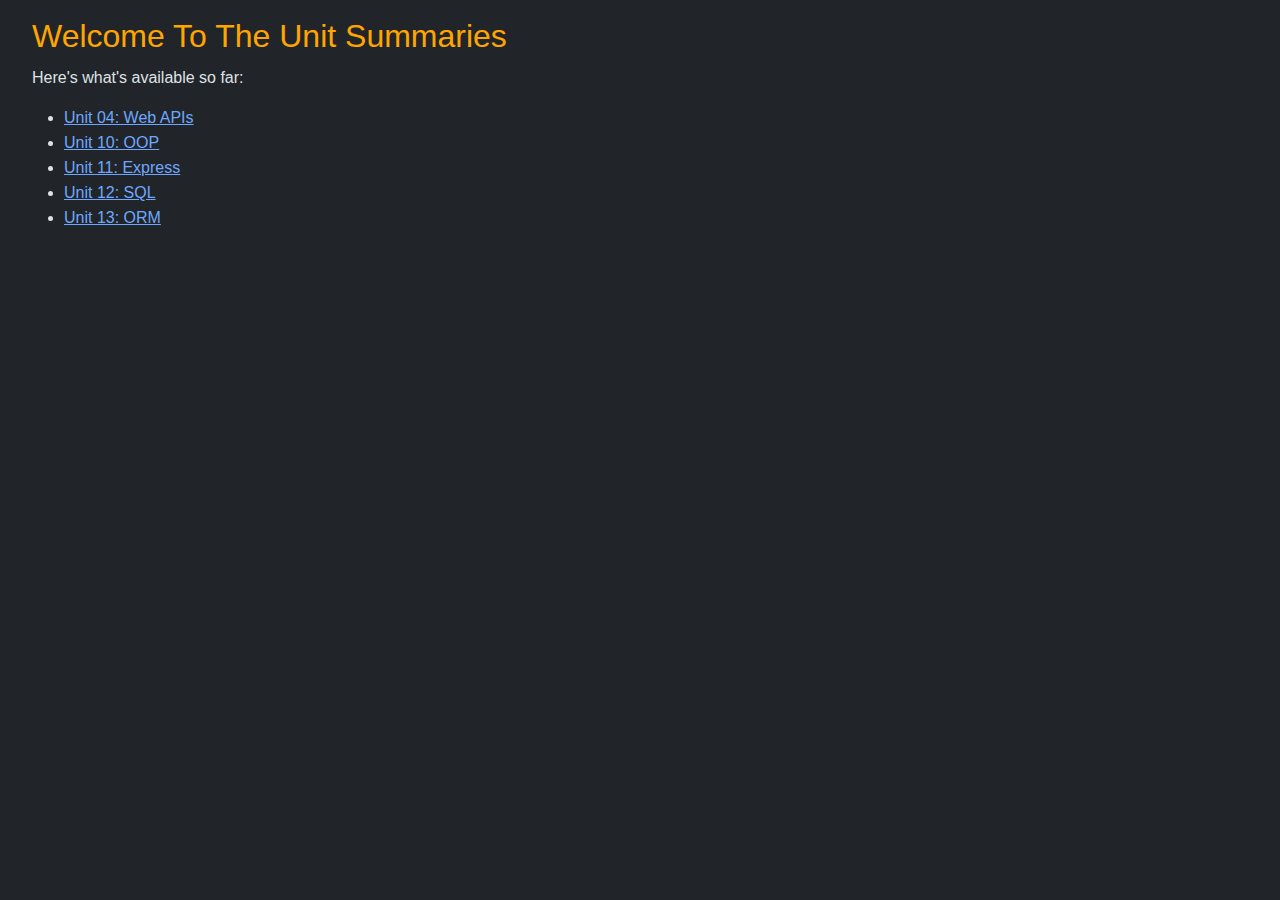
<file: index.html>
<!DOCTYPE html>
<html lang="en" data-bs-theme="dark">
<head>
  <meta charset="UTF-8">
  <meta http-equiv="X-UA-Compatible" content="IE=edge">
  <meta name="viewport" content="width=device-width, initial-scale=1.0">

  <link rel="stylesheet" href="https://cdn.jsdelivr.net/npm/bootstrap@5.3.0-alpha3/dist/css/bootstrap.min.css" />
  <link rel="stylesheet" href="https://cdn.jsdelivr.net/npm/bootstrap-icons@1.10.4/font/bootstrap-icons.css">
  <link rel="stylesheet" href="./assets/css/shared.css" />
  <title>Unit 04 Summary</title>
</head>
<body>
  <div class="viewport homepage">

      <h1>Welcome To The Unit Summaries</h1>

      <p>Here's what's available so far:</p>

      <ul class="toc"></ul>


  </div>
  <script src="https://code.jquery.com/jquery-3.6.4.min.js"></script>
  <script src="https://cdn.jsdelivr.net/npm/bootstrap@5.3.0-alpha3/dist/js/bootstrap.bundle.min.js"></script>
  <script src="./assets/js/navbar.js"></script>
  <script src="./assets/js/units.js"></script>
  <script src="./assets/js/svg.js"></script>
  <script src="./assets/js/tables.js"></script>
  <script src="./assets/js/shared.js"></script>
</body>
</html>
</file>
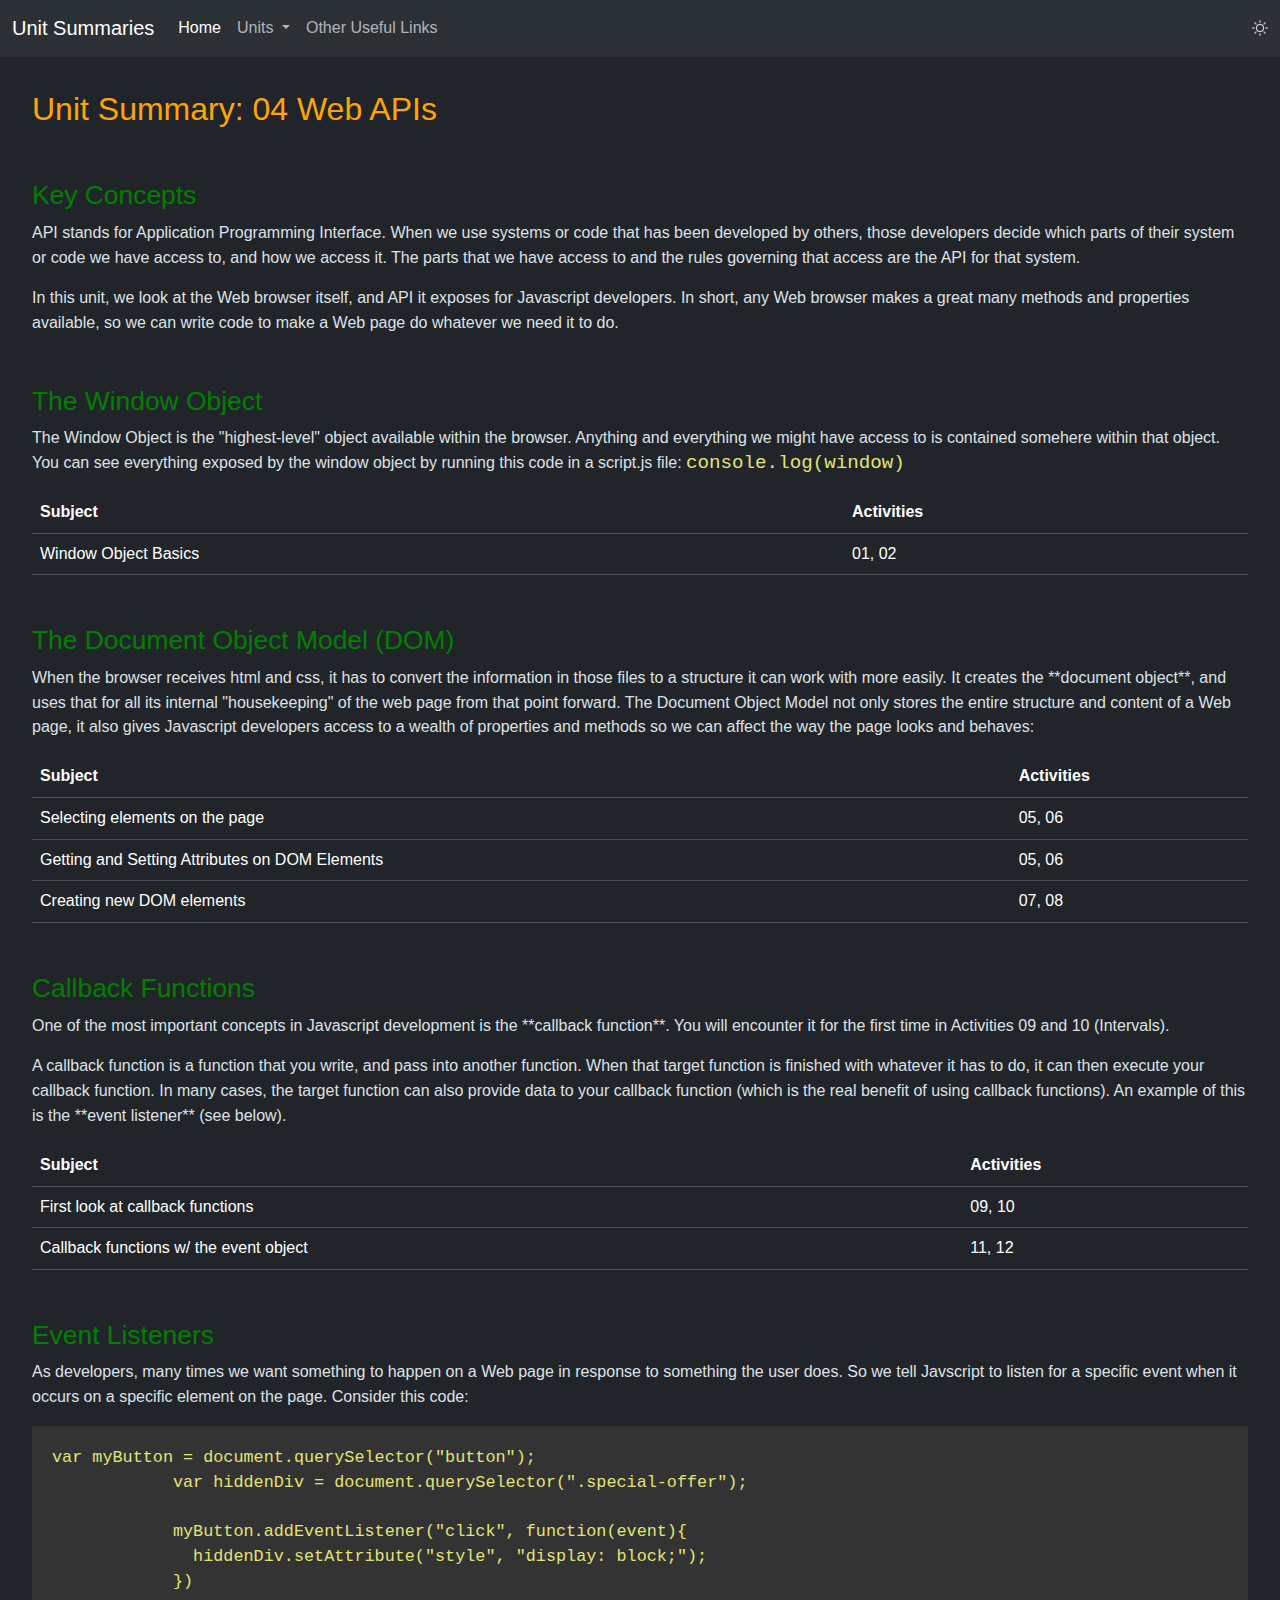
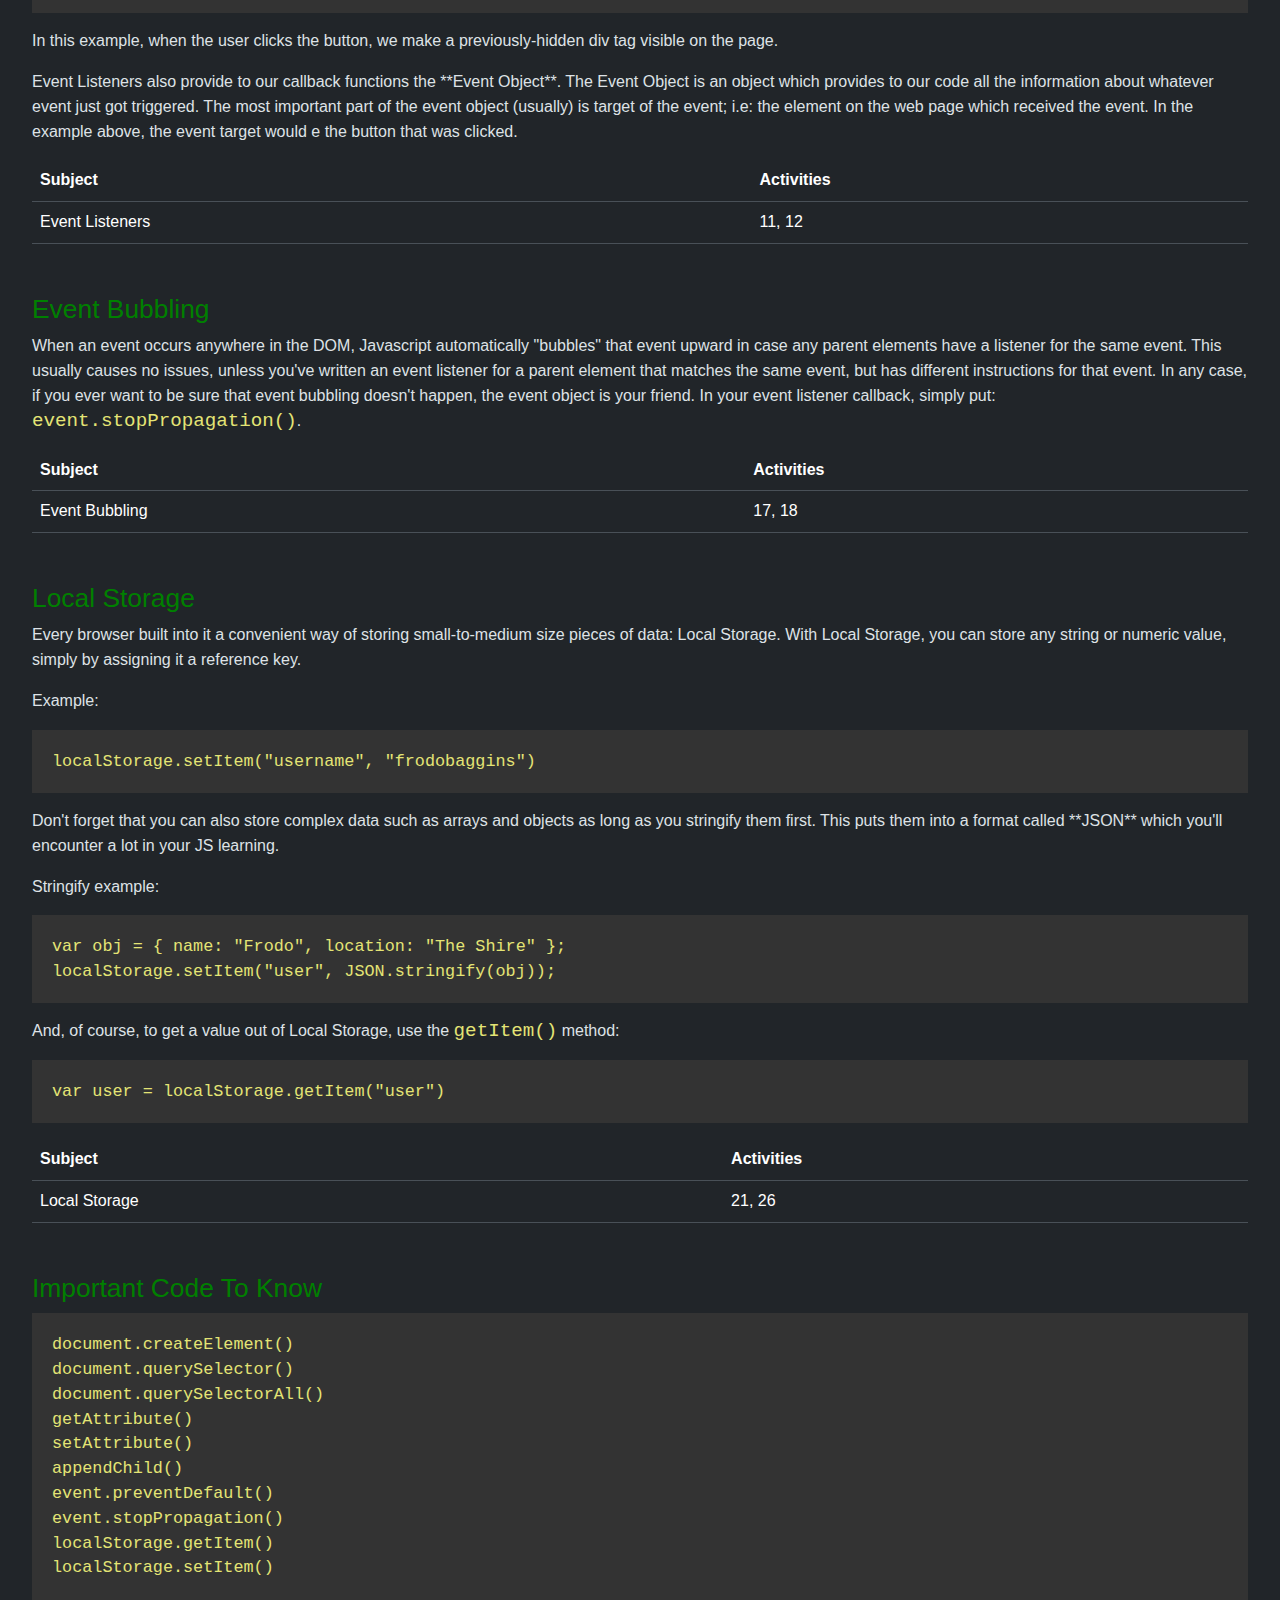
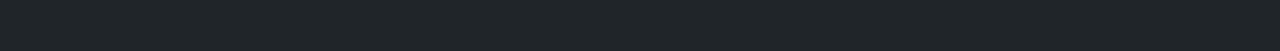
<file: units/unit04.html>
<!DOCTYPE html>
<html lang="en" data-bs-theme="dark">
<head>
  <meta charset="UTF-8">
  <meta http-equiv="X-UA-Compatible" content="IE=edge">
  <meta name="viewport" content="width=device-width, initial-scale=1.0">

  <link rel="stylesheet" href="https://cdn.jsdelivr.net/npm/bootstrap@5.3.0-alpha3/dist/css/bootstrap.min.css" />
  <link rel="stylesheet" href="https://cdn.jsdelivr.net/npm/bootstrap-icons@1.10.4/font/bootstrap-icons.css">
  <link rel="stylesheet" href="../assets/css/shared.css" />
  <title>Unit 04 Summary</title>
</head>
<body>
  <div class="viewport">
  
    <div class="unit-summary">

      <h1>Unit Summary: 04 Web APIs</h1>

      <h2>Key Concepts</h2>

      <p>API stands for Application Programming Interface. When we use systems or code that has been developed by others, those developers decide which parts of their system or code we have access to, and how we access it. The parts that we have access to and the rules governing that access are the API for that system.</p>
      
      <p>In this unit, we look at the Web browser itself, and API it exposes for Javascript developers. In short, any Web browser makes a great many methods and properties available, so we can write code to make a Web page do whatever we need it to do.</p>


      <h2>The Window Object</h2>
      <p>The Window Object is the "highest-level" object available within the browser. Anything and everything we might have access to is contained somehere within that object. You can see everything exposed by the window object by running this code in a script.js file:  <code>console.log(window)</code></p>

      <div class="build-table" data-subject="windowObj"></div>



      <h2>The Document Object Model (DOM)</h2>

      <p>When the browser receives html and css, it has to convert the information in those files to a structure it can work with more easily. It creates the **document object**, and uses that for all its internal "housekeeping" of the web page from that point forward. The Document Object Model not only stores the entire structure and content of a Web page, it also gives Javascript developers access to a wealth of properties and methods so we can affect the way the page looks and behaves:</p>

      <div class="build-table" data-subject="docObj"></div>
      

      <h2>Callback Functions</h2>

      <p>One of the most important concepts in Javascript development is the **callback function**. You will encounter it for the first time in Activities 09 and 10 (Intervals).</p>

      <p>A callback function is a function that you write, and pass into another function. When that target function is finished with whatever it has to do, it can then execute your callback function. In many cases, the target function can also provide data to your callback function (which is the real benefit of using callback functions). An example of this is the **event listener** (see below).</p>

      <div class="build-table" data-subject="callbackFns"></div>
      
      
      <h2>Event Listeners</h2>
      
      <p>As developers, many times we want something to happen on a Web page in response to something the user does. So we tell Javscript to listen for a specific event when it occurs on a specific element on the page. Consider this code:</p>
      
      <blockquote>
        <code>
          <pre>var myButton = document.querySelector("button");
            var hiddenDiv = document.querySelector(".special-offer");
            
            myButton.addEventListener("click", function(event){
              hiddenDiv.setAttribute("style", "display: block;");
            })</pre>
          </code>
        </blockquote>
        
        <p>In this example, when the user clicks the button, we make a previously-hidden div tag visible on the page.</p>
        
        <p>Event Listeners also provide to our callback functions the **Event Object**. The Event Object is an object which provides to our code all the information about whatever event just got triggered. The most important part of the event object (usually) is target of the event; i.e: the element on the web page which received the event. In the example above, the event target would e the button that was clicked.</p>
        
        <div class="build-table" data-subject="eventListeners"></div>
        
        
        <h2>Event Bubbling</h2>
        
        <p>When an event occurs anywhere in the DOM, Javascript automatically "bubbles" that event upward in case any parent elements have a listener for the same event. This usually causes no issues, unless you've written an event listener for a parent element that matches the same event, but has different instructions for that event. In any case, if you ever want to be sure that event bubbling doesn't happen, the event object is your friend. In your event listener callback, simply put: <code>event.stopPropagation()</code>.</p>
        
        <div class="build-table" data-subject="eventBubbling"></div>


      <h2>Local Storage</h2>

      <p>Every browser built into it a convenient way of storing small-to-medium size pieces of data: Local Storage. With Local Storage, you can store any string or numeric value, simply by assigning it a reference key.</p>

      <p>Example:</p>
      <blockquote>
        <code>
<pre>localStorage.setItem("username", "frodobaggins")</pre>
        </code>
      </blockquote>

      <p>Don't forget that you can also store complex data such as arrays and objects as long as you stringify them first. This puts them into a format called **JSON** which you'll encounter a lot in your JS learning.</p>

      <p>Stringify example:</p>

      <blockquote>
        <code>
<pre>var obj = { name: "Frodo", location: "The Shire" };
localStorage.setItem("user", JSON.stringify(obj));</pre>
        </code>
      </blockquote>

      <p>And, of course, to get a value out of Local Storage, use the <code>getItem()</code> method:</p>
      
      <blockquote>
        <code>
<pre>var user = localStorage.getItem("user")</pre>
        </code>
      </blockquote>
      

      <div class="build-table" data-subject="localStorage"></div>

      <h2>Important Code To Know</h2>

    <blockquote>
      <code>
        <pre>document.createElement()
document.querySelector()
document.querySelectorAll()
getAttribute()
setAttribute()
appendChild()
event.preventDefault()
event.stopPropagation()
localStorage.getItem()
localStorage.setItem()</pre>
      </code>
    </blockquote>
    </div>

  </div>
  <script src="https://code.jquery.com/jquery-3.6.4.min.js"></script>
  <script src="https://cdn.jsdelivr.net/npm/bootstrap@5.3.0-alpha3/dist/js/bootstrap.bundle.min.js"></script>
  <script src="../assets/js/navbar.js"></script>
  <script src="../assets/js/units.js"></script>
  <script src="../assets/js/svg.js"></script>
  <script src="../assets/js/tables.js"></script>
  <script src="../assets/js/shared.js"></script>
</body>
</html>
</file>
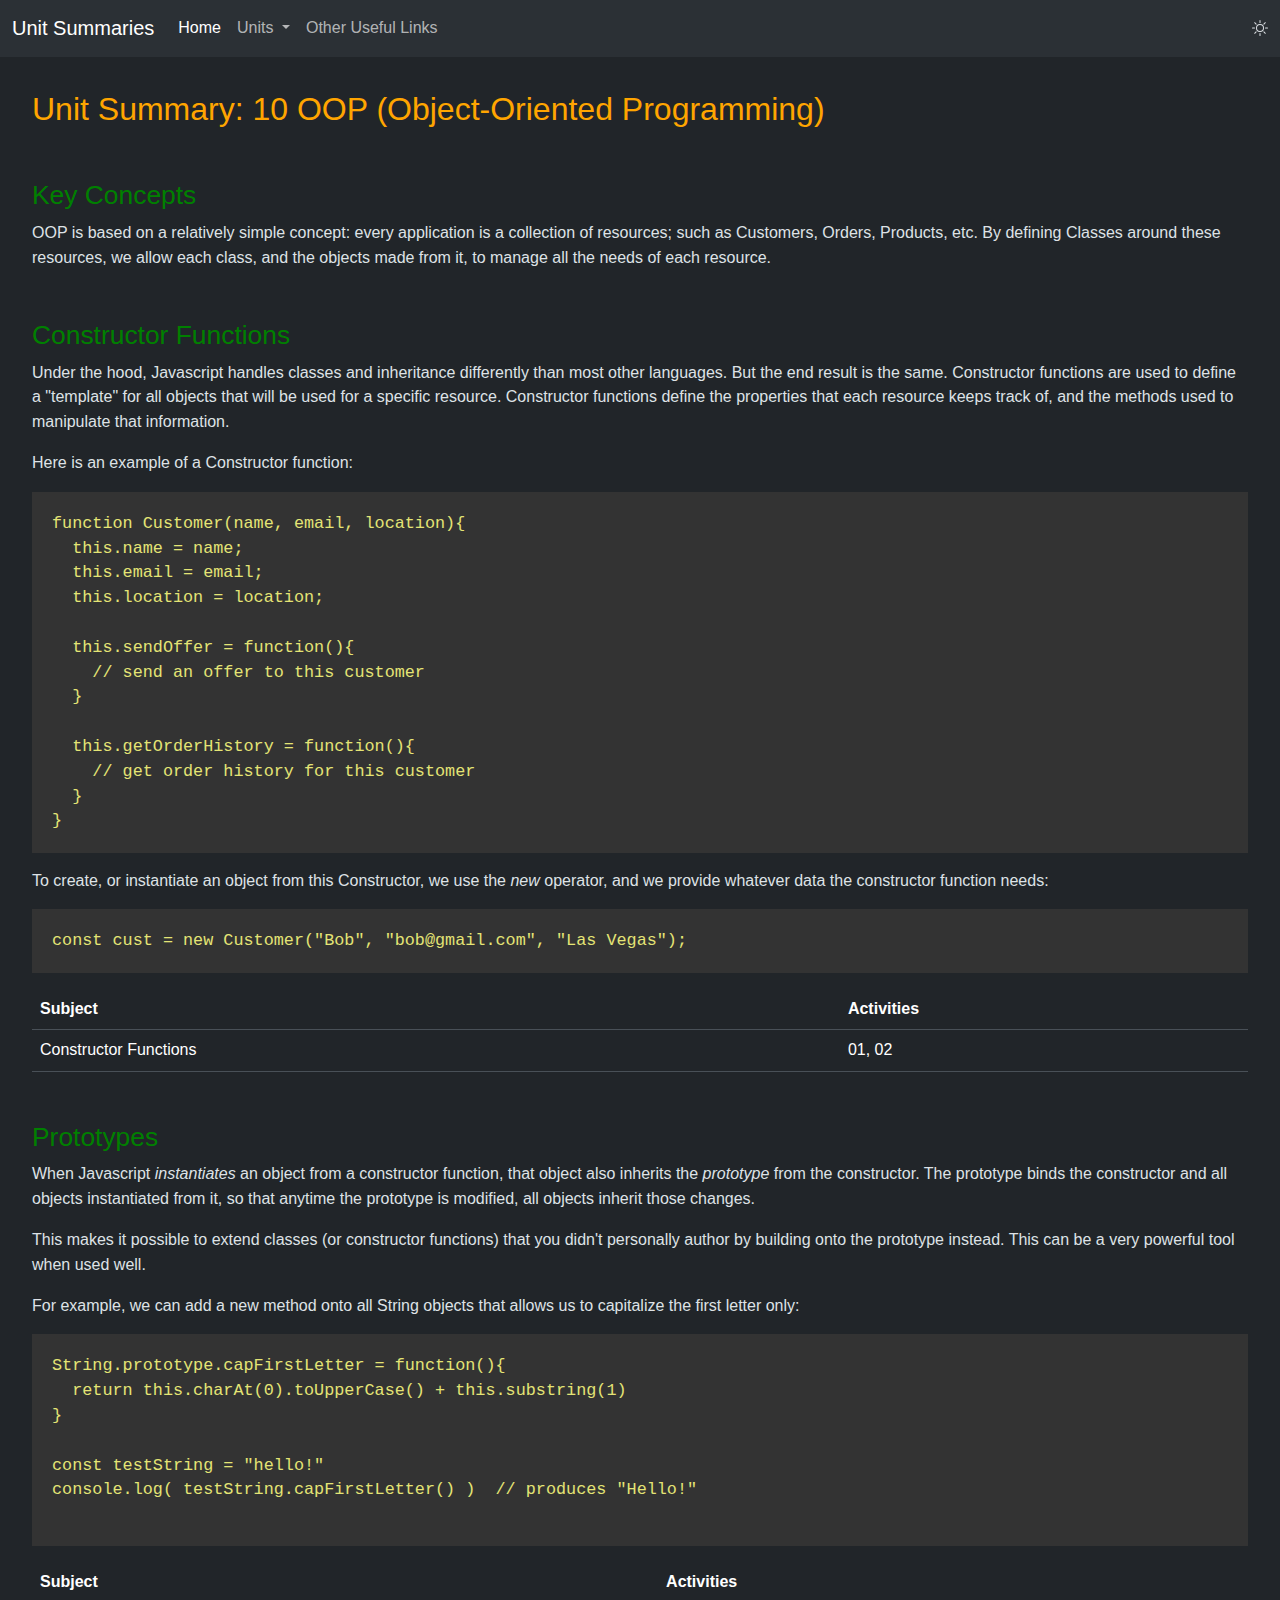
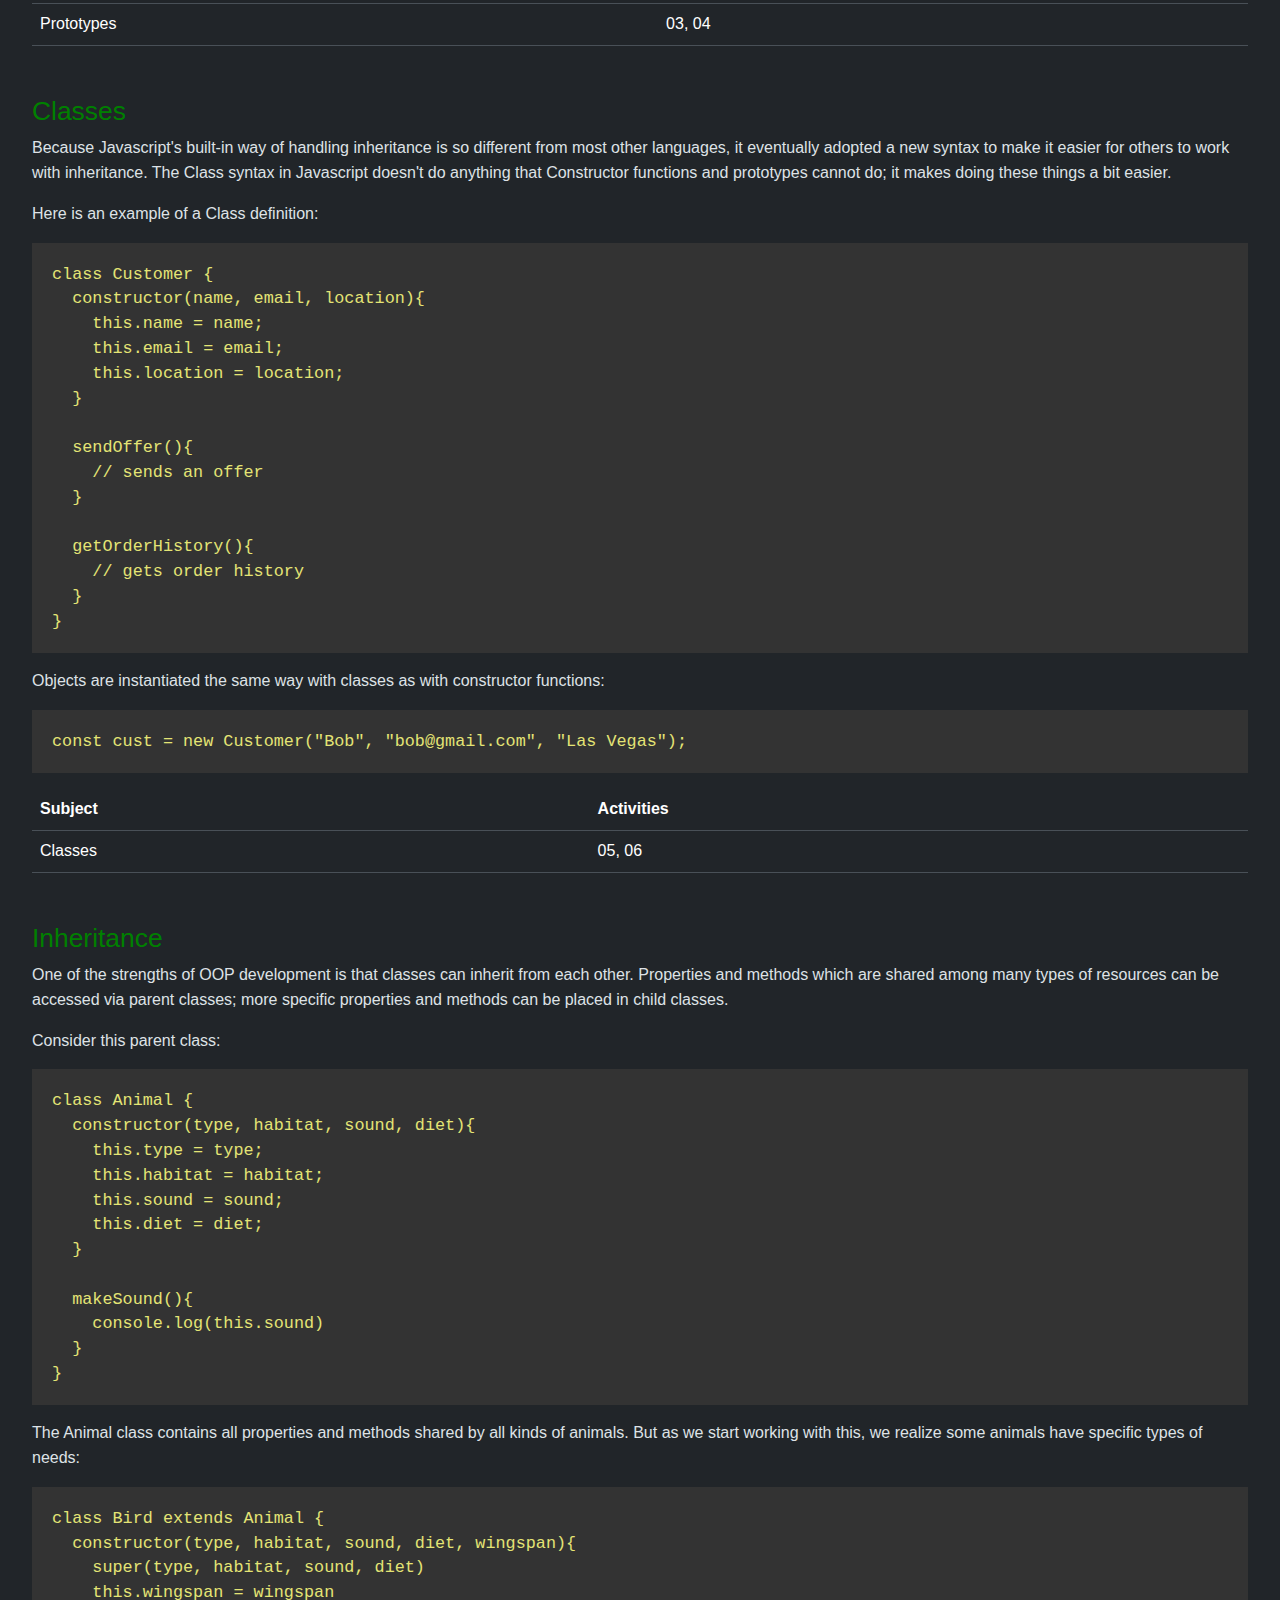
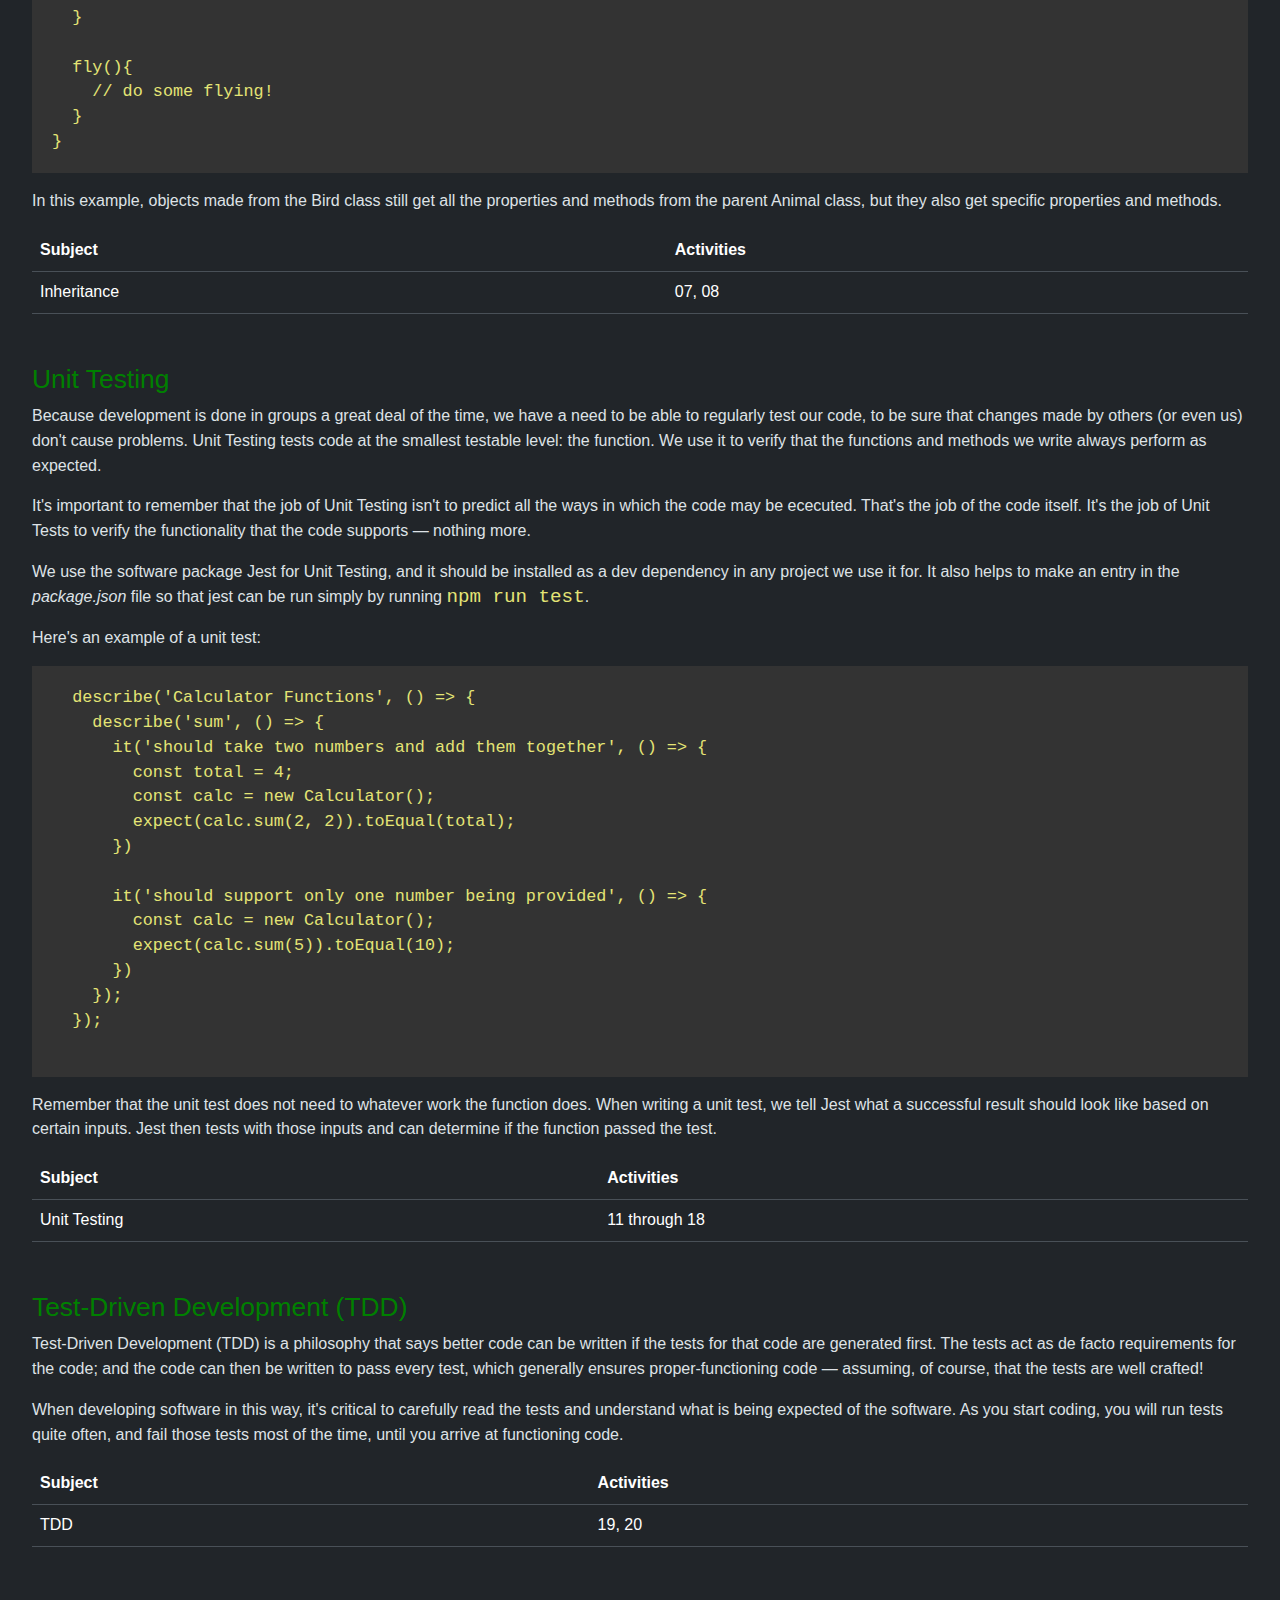
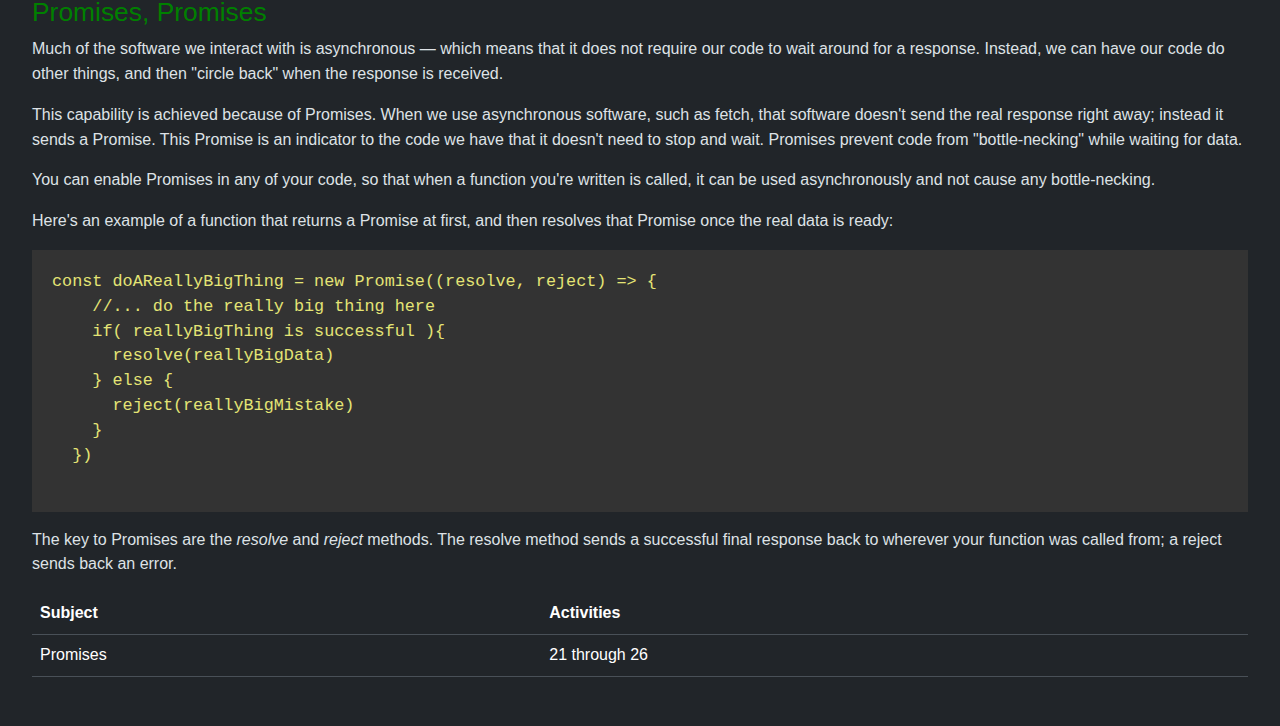
<file: units/unit10.html>
<!DOCTYPE html>
<html lang="en" data-bs-theme="dark">
<head>
  <meta charset="UTF-8">
  <meta http-equiv="X-UA-Compatible" content="IE=edge">
  <meta name="viewport" content="width=device-width, initial-scale=1.0">

  <link rel="stylesheet" href="https://cdn.jsdelivr.net/npm/bootstrap@5.3.0-alpha3/dist/css/bootstrap.min.css" />
  <link rel="stylesheet" href="https://cdn.jsdelivr.net/npm/bootstrap-icons@1.10.4/font/bootstrap-icons.css">
  <link rel="stylesheet" href="../assets/css/shared.css" />
  <title>Unit 10 Summary</title>
</head>
<body>
  <div class="viewport">

    <div class="unit-summary">

      <h1>Unit Summary: 10 OOP (Object-Oriented Programming)</h1>

      <h2>Key Concepts</h2>

      <p>OOP is based on a relatively simple concept: every application is a collection of resources; such as Customers, Orders, Products, etc. By defining Classes around these resources, we allow each class, and the objects made from it, to manage all the needs of each resource.</p>

      <h2>Constructor Functions</h2>
      <p>Under the hood, Javascript handles classes and inheritance differently than most other languages. But the end result is the same. Constructor functions are used to define a "template" for all objects that will be used for a specific resource. Constructor functions define the properties that each resource keeps track of, and the methods used to manipulate that information.</p>
      <p>Here is an example of a Constructor function:</p>

      <blockquote>
        <code>
          <pre>
function Customer(name, email, location){
  this.name = name;
  this.email = email;
  this.location = location;

  this.sendOffer = function(){
    // send an offer to this customer
  }

  this.getOrderHistory = function(){
    // get order history for this customer
  }
}
</pre>
</code>
      </blockquote>

      <p>To create, or instantiate an object from this Constructor, we use the <em>new</em> operator, and we provide whatever data the constructor function needs:</p>

      <blockquote><code><pre>const cust = new Customer("Bob", "bob@gmail.com", "Las Vegas");</pre></code></blockquote>

      <table class="table">
        <thead>
          <tr>
            <th>Subject</th>
            <th>Activities</th>
          </tr>
        </thead>
        <tbody>
          <tr>
            <td>Constructor Functions</td>
            <td>01, 02</td>
          </tr>
        </tbody>
      </table>


      <h2>Prototypes</h2>

      <p>When Javascript <em>instantiates</em> an object from a constructor function, that object also inherits the <em>prototype</em> from the constructor. The prototype binds the constructor and all objects instantiated from it, so that anytime the prototype is modified, all objects inherit those changes.</p>

      <p>This makes it possible to extend classes (or constructor functions) that you didn't personally author by building onto the prototype instead. This can be a very powerful tool when used well.</p>

      <p>For example, we can add a new method onto all String objects that allows us to capitalize the first letter only:</p>

      <blockquote>
        <code>
          <pre>
String.prototype.capFirstLetter = function(){
  return this.charAt(0).toUpperCase() + this.substring(1)
}

const testString = "hello!"
console.log( testString.capFirstLetter() )  // produces "Hello!"
          </pre>
        </code>
      </blockquote>

      <table class="table">
        <thead>
          <tr>
            <th>Subject</th>
            <th>Activities</th>
          </tr>
        </thead>
        <tbody>
          <tr>
            <td>Prototypes</td>
            <td>03, 04</td>
          </tr>
        </tbody>
      </table>


      <h2>Classes</h2>

      <p>Because Javascript's built-in way of handling inheritance is so different from most other languages, it eventually adopted a new syntax to make it easier for others to work with inheritance. The Class syntax in Javascript doesn't do anything that Constructor functions and prototypes cannot do; it makes doing these things a bit easier.</p>

      <p>Here is an example of a Class definition:</p>

      <blockquote>
        <code>
          <pre>
class Customer {
  constructor(name, email, location){
    this.name = name;
    this.email = email;
    this.location = location;
  }

  sendOffer(){
    // sends an offer
  }

  getOrderHistory(){
    // gets order history
  }
}
</pre>
</code>
      </blockquote>

      <p>Objects are instantiated the same way with classes as with constructor functions:</p>

      <blockquote><code><pre>const cust = new Customer("Bob", "bob@gmail.com", "Las Vegas");</pre></code></blockquote>

      <table class="table">
        <thead>
          <tr>
            <th>Subject</th>
            <th>Activities</th>
          </tr>
        </thead>
        <tbody>
          <tr>
            <td>Classes</td>
            <td>05, 06</td>
          </tr>
        </tbody>
      </table>



      <h2>Inheritance</h2>

      <p>One of the strengths of OOP development is that classes can inherit from each other. Properties and methods which are shared among many types of resources can be accessed via parent classes; more specific properties and methods can be placed in child classes.</p>

      <p>Consider this parent class:</p>

      <blockquote>
        <code>
          <pre>
class Animal {
  constructor(type, habitat, sound, diet){
    this.type = type;
    this.habitat = habitat;
    this.sound = sound;
    this.diet = diet;
  }

  makeSound(){
    console.log(this.sound)
  }
}
</pre>
</code>
      </blockquote>

      <p>The Animal class contains all properties and methods shared by all kinds of animals. But as we start working with this, we realize some animals have specific types of needs:</p>

      <blockquote>
        <code>
          <pre>
class Bird extends Animal {
  constructor(type, habitat, sound, diet, wingspan){
    super(type, habitat, sound, diet)
    this.wingspan = wingspan
  }

  fly(){
    // do some flying!
  }
}
</pre>
</code>
      </blockquote>

      <p>In this example, objects made from the Bird class still get all the properties and methods from the parent Animal class, but they also get specific properties and methods.</p>

      <table class="table">
        <thead>
          <tr>
            <th>Subject</th>
            <th>Activities</th>
          </tr>
        </thead>
        <tbody>
          <tr>
            <td>Inheritance</td>
            <td>07, 08</td>
          </tr>
        </tbody>
      </table>


      <h2>Unit Testing</h2>

      <p>Because development is done in groups a great deal of the time, we have a need to be able to regularly test our code, to be sure that changes made by others (or even us) don't cause problems. Unit Testing tests code at the smallest testable level: the function. We use it to verify that the functions and methods we write always perform as expected.</p>

      <p>It's important to remember that the job of Unit Testing isn't to predict all the ways in which the code may be ececuted. That's the job of the code itself. It's the job of Unit Tests to verify the functionality that the code supports &mdash; nothing more.</p>

      <p>We use the software package Jest for Unit Testing, and it should be installed as a dev dependency in any project we use it for. It also helps to make an entry in the <em>package.json</em> file so that jest can be run simply by running <code>npm run test</code>.</p>

      <p>Here's an example of a unit test:</p>

      <blockquote>
        <code>
          <pre>
  describe('Calculator Functions', () => {
    describe('sum', () => {
      it('should take two numbers and add them together', () => {
        const total = 4;
        const calc = new Calculator();
        expect(calc.sum(2, 2)).toEqual(total);
      })
  
      it('should support only one number being provided', () => {
        const calc = new Calculator();
        expect(calc.sum(5)).toEqual(10);
      })
    });
  });
          </pre>
        </code>
      </blockquote>

      <p>Remember that the unit test does not need to whatever work the function does. When writing a unit test, we tell Jest what a successful result should look like based on certain inputs. Jest then tests with those inputs and can determine if the function passed the test.</p>

      <div class="build-table" data-subject="unitTesting"></div>


      <h2>Test-Driven Development (TDD)</h2>

      <p>Test-Driven Development (TDD) is a philosophy that says better code can be written if the tests for that code are generated first. The tests act as de facto requirements for the code; and the code can then be written to pass every test, which generally ensures proper-functioning code &mdash; assuming, of course, that the tests are well crafted!</p>

      <p>When developing software in this way, it's critical to carefully read the tests and understand what is being expected of the software. As you start coding, you will run tests quite often, and fail those tests most of the time, until you arrive at functioning code.</p>

      <div class="build-table" data-subject="tdd"></div>


      <h2>Promises, Promises</h2>

      <p>Much of the software we interact with is asynchronous &mdash; which means that it does not require our code to wait around for a response. Instead, we can have our code do other things, and then "circle back" when the response is received.</p>

      <p>This capability is achieved because of Promises. When we use asynchronous software, such as fetch, that software doesn't send the real response right away; instead it sends a Promise. This Promise is an indicator to the code we have that it doesn't need to stop and wait. Promises prevent code from "bottle-necking" while waiting for data.</p>

      <p>You can enable Promises in any of your code, so that when a function you're written is called, it can be used asynchronously and not cause any bottle-necking.</p>

      <p>Here's an example of a function that returns a Promise at first, and then resolves that Promise once the real data is ready:</p>

      <blockquote>
        <code>
          <pre>
const doAReallyBigThing = new Promise((resolve, reject) => {
    //... do the really big thing here
    if( reallyBigThing is successful ){
      resolve(reallyBigData)
    } else {
      reject(reallyBigMistake)
    }
  })
          </pre>
        </code>
      </blockquote>

      <p>The key to Promises are the <em>resolve</em> and <em>reject</em> methods. The resolve method sends a successful final response back to wherever your function was called from; a reject sends back an error.</p>

      <div class="build-table" data-subject="promises"></div>

    </div>
  </div>
  <script src="https://code.jquery.com/jquery-3.6.4.min.js"></script>
  <script src="https://cdn.jsdelivr.net/npm/bootstrap@5.3.0-alpha3/dist/js/bootstrap.bundle.min.js"></script>
  <script src="../assets/js/navbar.js"></script>
  <script src="../assets/js/units.js"></script>
  <script src="../assets/js/svg.js"></script>
  <script src="../assets/js/tables.js"></script>
  <script src="../assets/js/shared.js"></script>
</body>
</html>
</file>
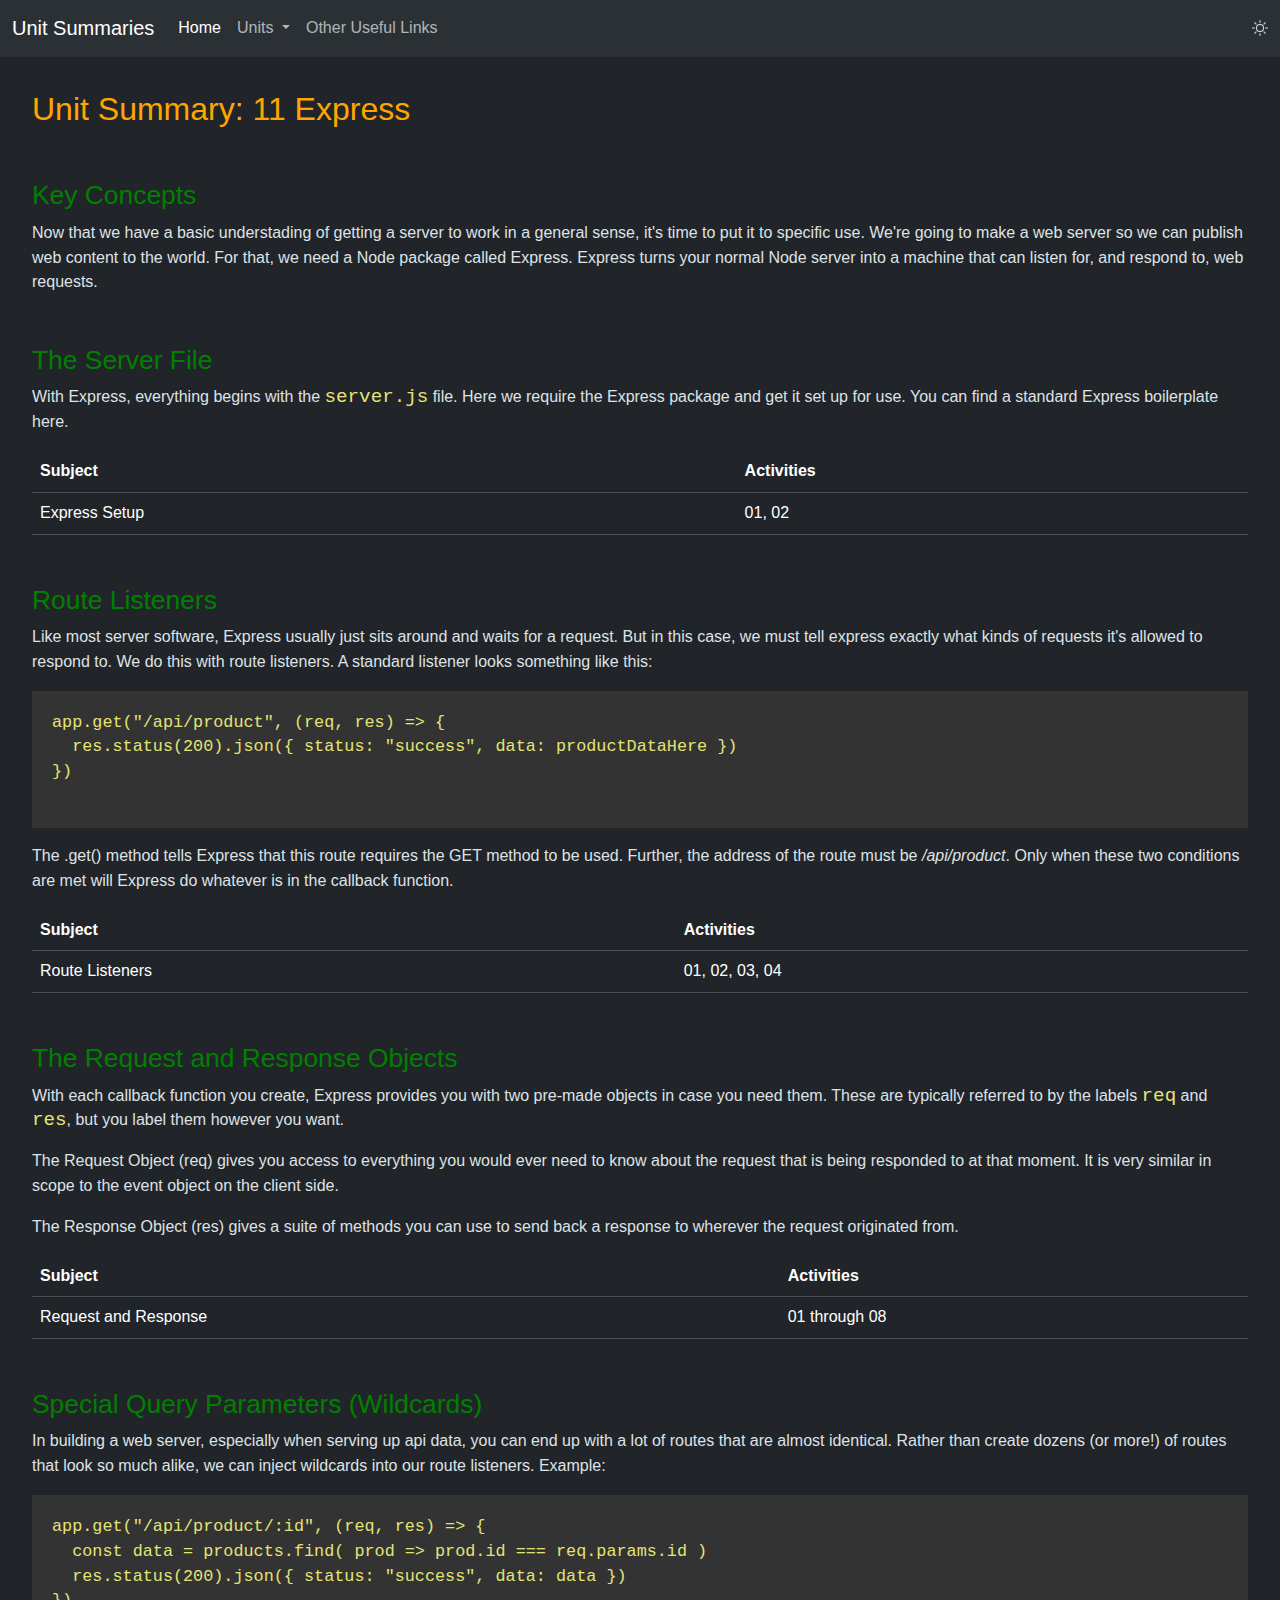
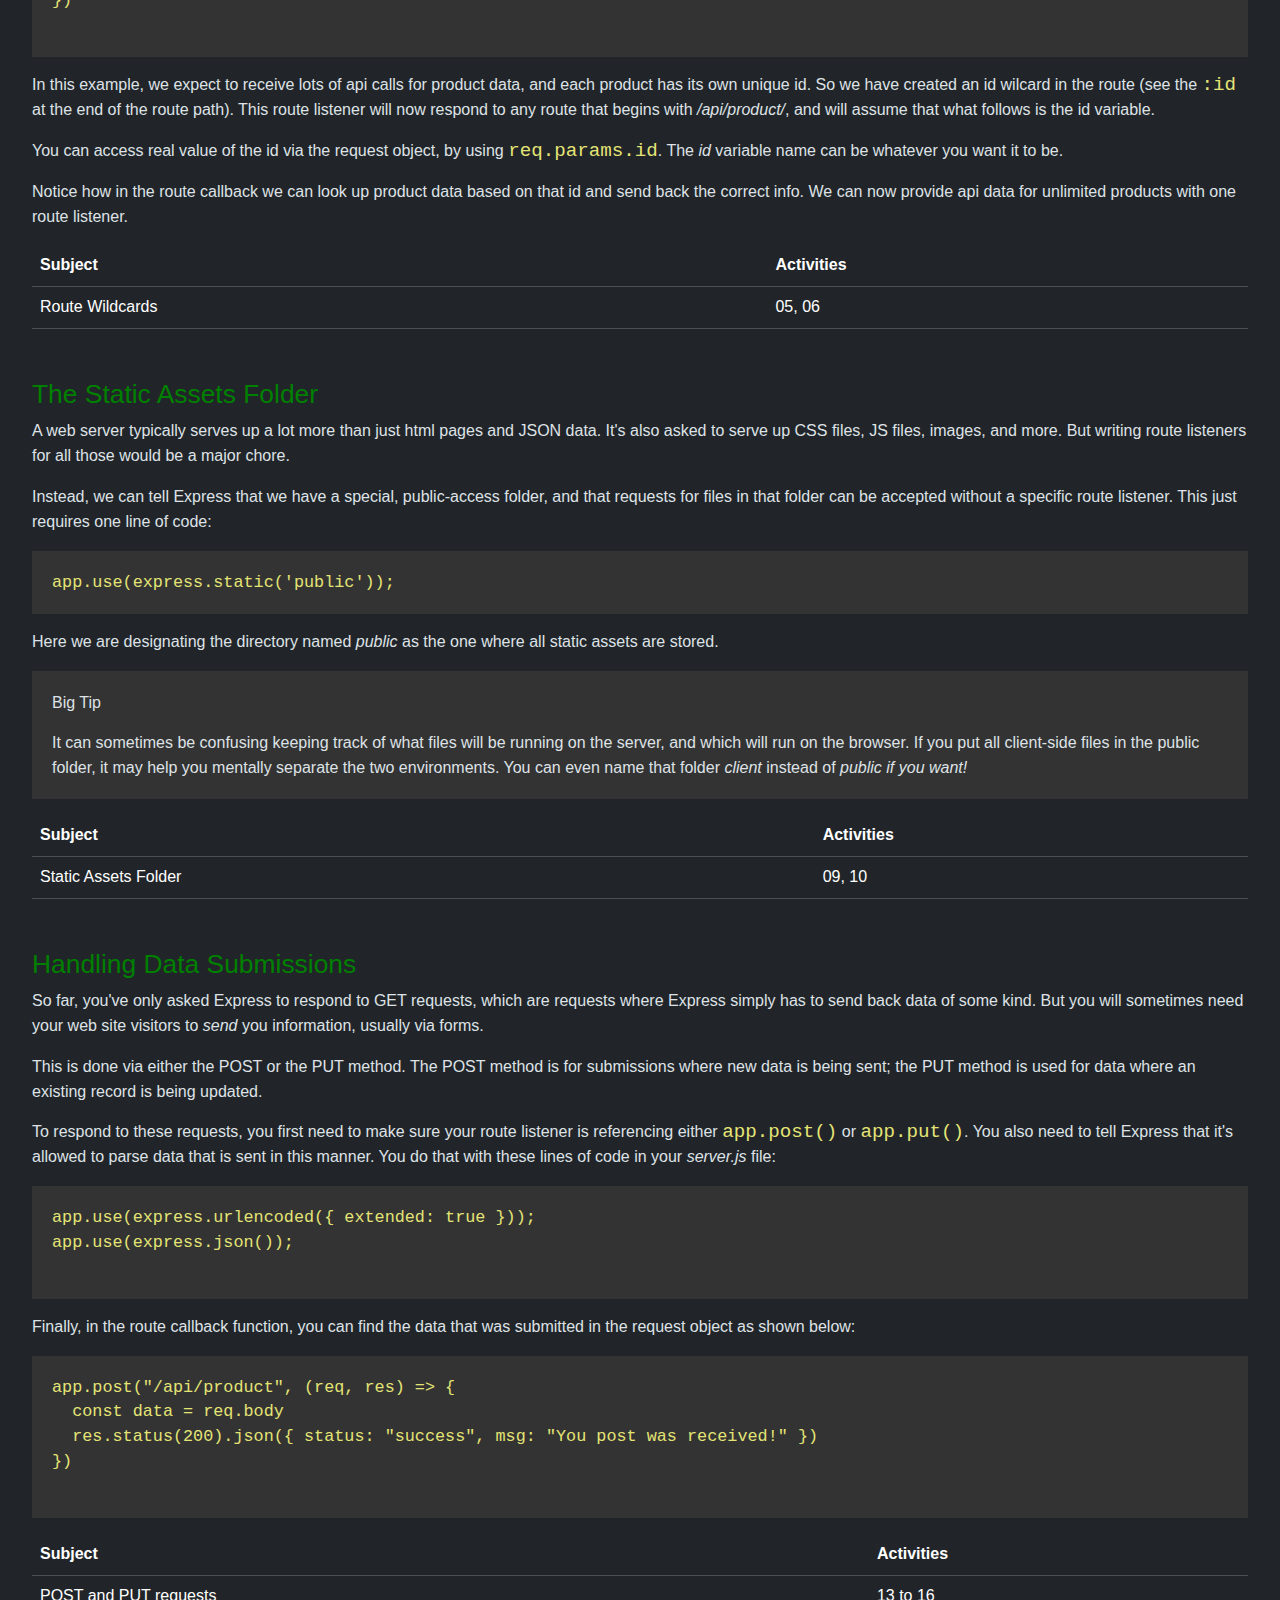
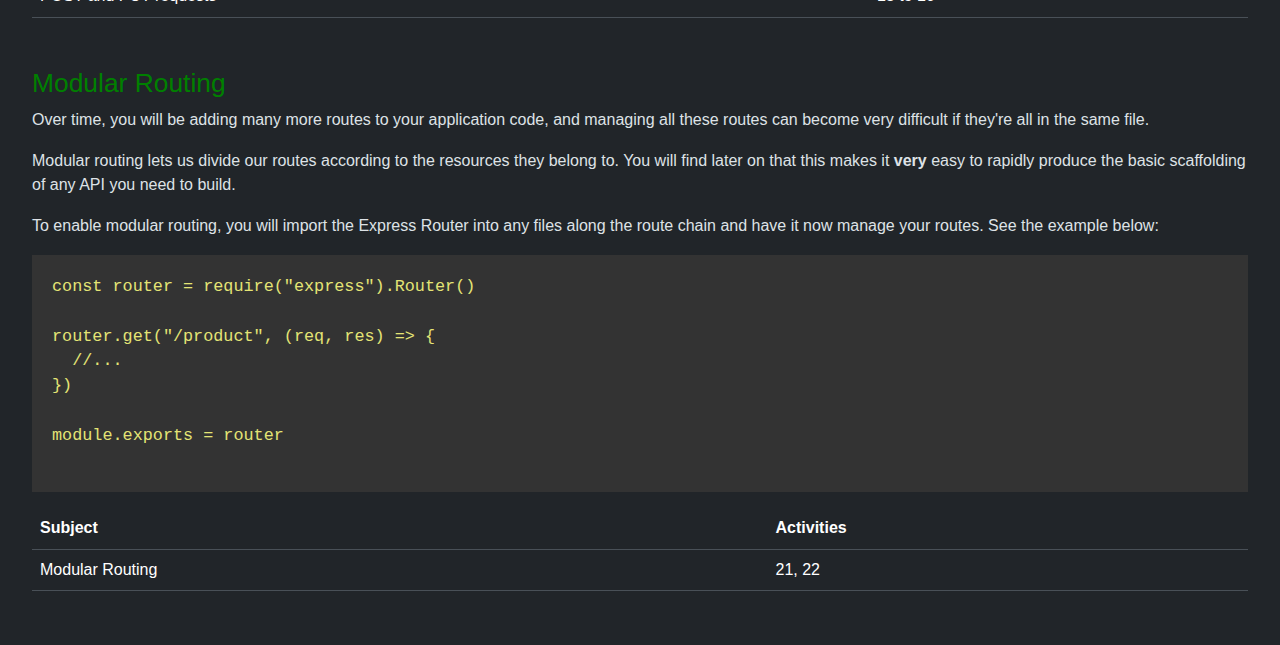
<file: units/unit11.html>
<!DOCTYPE html>
<html lang="en" data-bs-theme="dark">
<head>
  <meta charset="UTF-8">
  <meta http-equiv="X-UA-Compatible" content="IE=edge">
  <meta name="viewport" content="width=device-width, initial-scale=1.0">

  <link rel="stylesheet" href="https://cdn.jsdelivr.net/npm/bootstrap@5.3.0-alpha3/dist/css/bootstrap.min.css" />
  <link rel="stylesheet" href="https://cdn.jsdelivr.net/npm/bootstrap-icons@1.10.4/font/bootstrap-icons.css">
  <link rel="stylesheet" href="../assets/css/shared.css" />
  <title>Unit 11 Summary</title>
</head>
<body>
  <div class="viewport">

    <div class="unit-summary">

      <h1>Unit Summary: 11 Express</h1>

      <h2>Key Concepts</h2>

      <p>Now that we have a basic understading of getting a server to work in a general sense, it's time to put it to specific use. We're going to make a web server so we can publish web content to the world. For that, we need a Node package called Express. Express turns your normal Node server into a machine that can listen for, and respond to, web requests.</p>

      <h2>The Server File</h2>
      <p>With Express, everything begins with the <code>server.js</code> file. Here we require the Express package and get it set up for use. You can find a standard Express boilerplate here.</p>

      <div class="build-table" data-subject="expressSetup"></div>



      <h2>Route Listeners</h2>

      <p>Like most server software, Express usually just sits around and waits for a request. But in this case, we must tell express exactly what kinds of requests it's allowed to respond to. We do this with route listeners. A standard listener looks something like this:</p>

      <blockquote>
        <code>
          <pre>
app.get("/api/product", (req, res) => {
  res.status(200).json({ status: "success", data: productDataHere })
})
          </pre>
        </code>
      </blockquote>

      <p>The .get() method tells Express that this route requires the GET method to be used. Further, the address of the route must be <em>/api/product</em>. Only when these two conditions are met will Express do whatever is in the callback function.</p>

      <div class="build-table" data-subject="routeListeners"></div>


      <h2>The Request and Response Objects</h2>

      <p>With each callback function you create, Express provides you with two pre-made objects in case you need them. These are typically referred to by the labels <code>req</code> and <code>res</code>, but you label them however you want.</p>

      <p>The Request Object (req) gives you access to everything you would ever need to know about the request that is being responded to at that moment. It is very similar in scope to the event object on the client side.</p>

      <p>The Response Object (res) gives a suite of methods you can use to send back a response to wherever the request originated from.</p>

      <div class="build-table" data-subject="reqResponse"></div>


      <h2>Special Query Parameters (Wildcards)</h2>

      <p>In building a web server, especially when serving up api data, you can end up with a lot of routes that are almost identical. Rather than create dozens (or more!) of routes that look so much alike, we can inject wildcards into our route listeners. Example:</p>

      <blockquote>
        <code>
          <pre>
app.get("/api/product/:id", (req, res) => {
  const data = products.find( prod => prod.id === req.params.id )
  res.status(200).json({ status: "success", data: data })
})
          </pre>
        </code>
      </blockquote>

      <p>In this example, we expect to receive lots of api calls for product data, and each product has its own unique id. So we have created an id wilcard in the route (see the <code>:id</code> at the end of the route path). This route listener will now respond to any route that begins with <em>/api/product/</em>, and will assume that what follows is the id variable.</p>

      <p>You can access real value of the id via the request object, by using <code>req.params.id</code>. The <em>id</em> variable name can be whatever you want it to be.</p>

      <p>Notice how in the route callback we can look up product data based on that id and send back the correct info. We can now provide api data for unlimited products with one route listener.</p>

      <div class="build-table" data-subject="routeWildcards"></div>



      <h2>The Static Assets Folder</h2>

      <p>A web server typically serves up a lot more than just html pages and JSON data. It's also asked to serve up CSS files, JS files, images, and more. But writing route listeners for all those would be a major chore.</p>

      <p>Instead, we can tell Express that we have a special, public-access folder, and that requests for files in that folder can be accepted without a specific route listener. This just requires one line of code:</p>

      <blockquote><code><pre>app.use(express.static('public'));</pre></code></blockquote>

      <p>Here we are designating the directory named <em>public</em> as the one where all static assets are stored.</p>

      <blockquote class="tip">
        <p>Big Tip</p>
        <p>It can sometimes be confusing keeping track of what files will be running on the server, and which will run on the browser. If you put all client-side files in the public folder, it may help you mentally separate the two environments. You can even name that folder <em>client</em> instead of <em>public if you want!</em></p>
      </blockquote>

      <div class="build-table" data-subject="staticAssets"></div>

      <h2>Handling Data Submissions</h2>

      <p>So far, you've only asked Express to respond to GET requests, which are requests where Express simply has to send back data of some kind. But you will sometimes need your web site visitors to <em>send</em> you information, usually via forms.</p>

      <p>This is done via either the POST or the PUT method. The POST method is for submissions where new data is being sent; the PUT method is used for data where an existing record is being updated.</p>

      <p>To respond to these requests, you first need to make sure your route listener is referencing either <code>app.post()</code> or <code>app.put()</code>. You also need to tell Express that it's allowed to parse data that is sent in this manner. You do that with these lines of code in your <em>server.js</em> file:</p>

      <blockquote>
        <code>
          <pre>
app.use(express.urlencoded({ extended: true }));
app.use(express.json());
          </pre>
        </code>
      </blockquote>

      <p>Finally, in the route callback function, you can find the data that was submitted in the request object as shown below:</p>

      <blockquote>
        <code>
          <pre>
app.post("/api/product", (req, res) => {
  const data = req.body
  res.status(200).json({ status: "success", msg: "You post was received!" })
})
          </pre>
        </code>
      </blockquote>

      <div class="build-table" data-subject="postAndPut"></div>

      
      <h2>Modular Routing</h2>

      <p>Over time, you will be adding many more routes to your application code, and managing all these routes can become very difficult if they're all in the same file.</p>

      <p>Modular routing lets us divide our routes according to the resources they belong to. You will find later on that this makes it <strong>very</strong> easy to rapidly produce the basic scaffolding of any API you need to build.</p>

      <p>To enable modular routing, you will import the Express Router into any files along the route chain and have it now manage your routes. See the example below:</p>

      <blockquote>
        <code>
          <pre>
const router = require("express").Router()

router.get("/product", (req, res) => {
  //... 
})

module.exports = router
          </pre>
        </code>
      </blockquote>


      <div class="build-table" data-subject="modularRouting"></div>



    </div>

  </div>
  <script src="https://code.jquery.com/jquery-3.6.4.min.js"></script>
  <script src="https://cdn.jsdelivr.net/npm/bootstrap@5.3.0-alpha3/dist/js/bootstrap.bundle.min.js"></script>
  <script src="../assets/js/navbar.js"></script>
  <script src="../assets/js/units.js"></script>
  <script src="../assets/js/svg.js"></script>
  <script src="../assets/js/tables.js"></script>
  <script src="../assets/js/shared.js"></script>
</body>
</html>
</file>
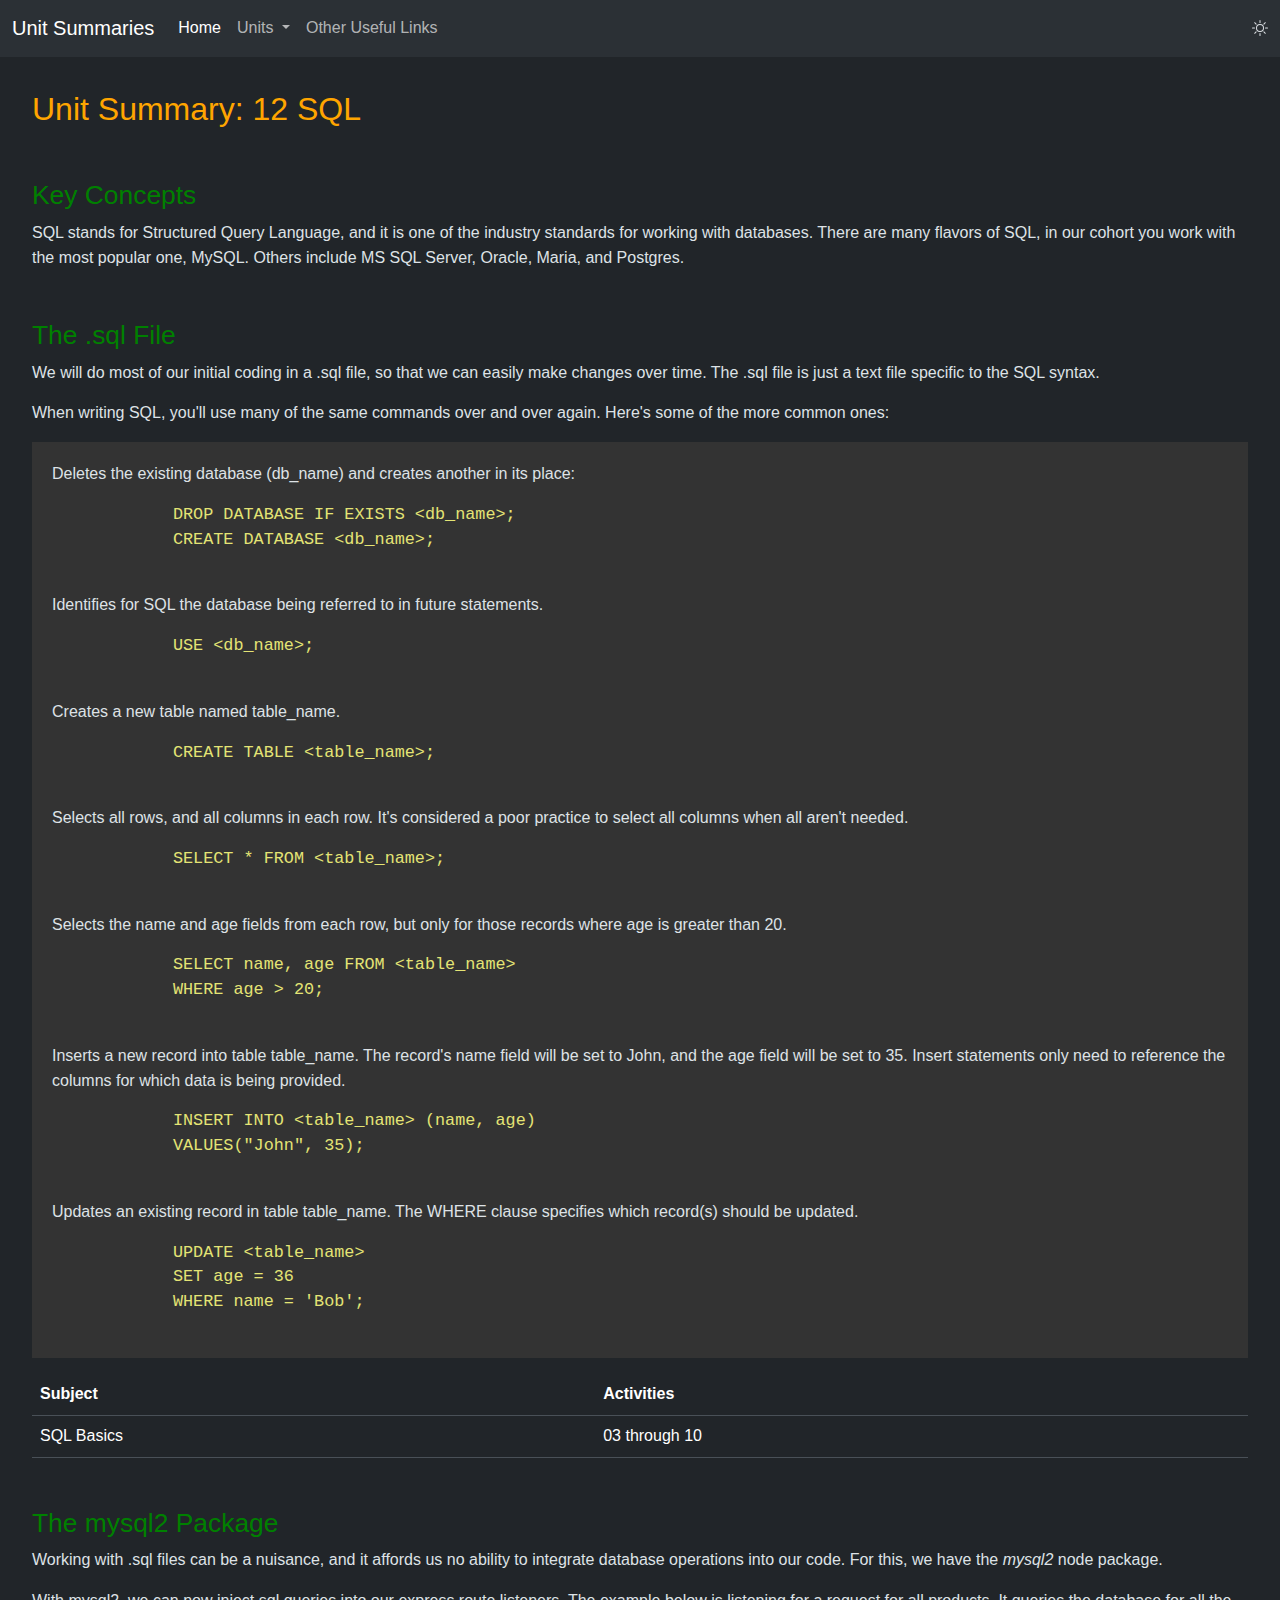
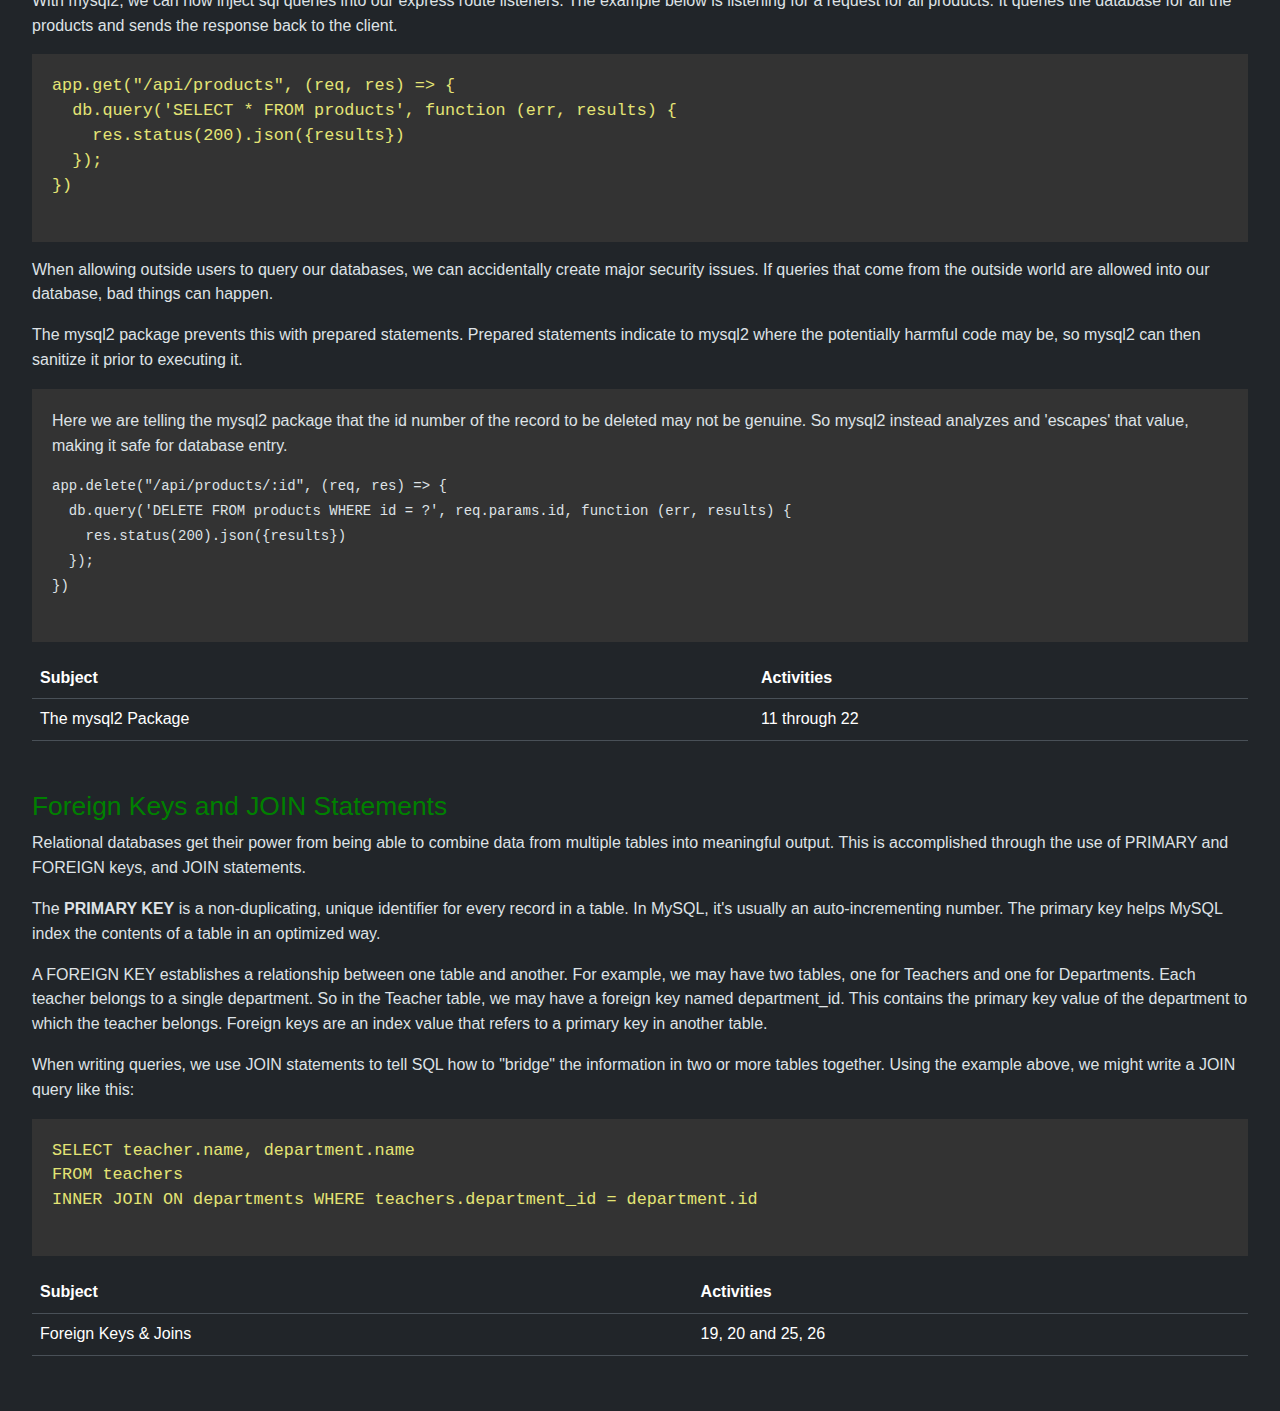
<file: units/unit12.html>
<!DOCTYPE html>
<html lang="en" data-bs-theme="dark">
<head>
  <meta charset="UTF-8">
  <meta http-equiv="X-UA-Compatible" content="IE=edge">
  <meta name="viewport" content="width=device-width, initial-scale=1.0">

  <link rel="stylesheet" href="https://cdn.jsdelivr.net/npm/bootstrap@5.3.0-alpha3/dist/css/bootstrap.min.css" />
  <link rel="stylesheet" href="https://cdn.jsdelivr.net/npm/bootstrap-icons@1.10.4/font/bootstrap-icons.css">
  <link rel="stylesheet" href="../assets/css/shared.css" />
  <title>Unit 11 Summary</title>
</head>
<body>
  <div class="viewport">

    <div class="unit-summary">

      <h1>Unit Summary: 12 SQL</h1>

      <h2>Key Concepts</h2>

      <p>SQL stands for Structured Query Language, and it is one of the industry standards for working with databases. There are many flavors of SQL, in our cohort you work with the most popular one, MySQL. Others include MS SQL Server, Oracle, Maria, and Postgres.</p>

      <h2>The .sql File</h2>
      <p>We will do most of our initial coding in a .sql file, so that we can easily make changes over time. The .sql file is just a text file specific to the SQL syntax.</p>

      <p>When writing SQL, you'll use many of the same commands over and over again. Here's some of the more common ones:</p>

      <blockquote>
        <p>Deletes the existing database (db_name) and creates another in its place:</p>
        <code>
          <pre>
            DROP DATABASE IF EXISTS &#60;db_name&#62;;
            CREATE DATABASE &#60;db_name&#62;;
          </pre>
        </code>
  

        <p>Identifies for SQL the database being referred to in future statements.</p>
        <code>
          <pre>
            USE &#60;db_name&#62;;
          </pre>
        </code>


        <p>Creates a new table named table_name.</p>
        <code>
          <pre>
            CREATE TABLE &#60;table_name&#62;;
          </pre>
        </code>


        <p>Selects all rows, and all columns in each row. It's considered a poor practice to select all columns when all aren't needed.</p>
        <code>
          <pre>
            SELECT * FROM &#60;table_name&#62;;
          </pre>
        </code>

        
        <p>Selects the name and age fields from each row, but only for those records where age is greater than 20.</p>
        <code>
          <pre>
            SELECT name, age FROM &#60;table_name&#62;
            WHERE age > 20;
          </pre>
        </code>


        <p>Inserts a new record into table table_name. The record's name field will be set to John, and the age field will be set to 35. Insert statements only need to reference the columns for which data is being provided.</p>
        <code>
          <pre>
            INSERT INTO &#60;table_name&#62; (name, age)
            VALUES("John", 35);
          </pre>
        </code>


        <p>Updates an existing record in table table_name. The WHERE clause specifies which record(s) should be updated.</p>
        <code>
          <pre>
            UPDATE &#60;table_name&#62;
            SET age = 36
            WHERE name = 'Bob';
          </pre>
        </code>
      </blockquote>

      <div class="build-table" data-subject="sqlBasics"></div>



      <h2>The mysql2 Package</h2>

      <p>Working with .sql files can be a nuisance, and it affords us no ability to integrate database operations into our code. For this, we have the <em>mysql2</em> node package.</p>

      <p>With mysql2, we can now inject sql queries into our express route listeners. The example below is listening for a request for all products. It queries the database for all the products and sends the response back to the client.</p>

      <blockquote>
        <code>
          <pre>
app.get("/api/products", (req, res) => {
  db.query('SELECT * FROM products', function (err, results) {
    res.status(200).json({results})
  });
})
          </pre>
        </code>
      </blockquote>

      <p>When allowing outside users to query our databases, we can accidentally create major security issues. If queries that come from the outside world are allowed into our database, bad things can happen.</p>

      <p>The mysql2 package prevents this with prepared statements. Prepared statements indicate to mysql2 where the potentially harmful code may be, so mysql2 can then sanitize it prior to executing it.</p>

      <blockquote>
        <p>Here we are telling the mysql2 package that the id number of the record to be deleted may not be genuine. So mysql2 instead analyzes and 'escapes' that value, making it safe for database entry.
        <code>
          <pre>
app.delete("/api/products/:id", (req, res) => {
  db.query('DELETE FROM products WHERE id = ?', req.params.id, function (err, results) {
    res.status(200).json({results})
  });
})
          </pre>
        </code>
        </p>
      </blockquote>

      <div class="build-table" data-subject="mysql2"></div>



      <h2>Foreign Keys and JOIN Statements</h2>

      <p>Relational databases get their power from being able to combine data from multiple tables into meaningful output. This is accomplished through the use of PRIMARY and FOREIGN keys, and JOIN statements.</p>

      <p>The <strong>PRIMARY KEY</strong> is a non-duplicating, unique identifier for every record in a table. In MySQL, it's usually an auto-incrementing number. The primary key helps MySQL index the contents of a table in an optimized way.</p>

      <p>A FOREIGN KEY establishes a relationship between one table and another. For example, we may have two tables, one for Teachers and one for Departments. Each teacher belongs to a single department. So in the Teacher table, we may have a foreign key named department_id. This contains the primary key value of the department to which the teacher belongs. Foreign keys are an index value that refers to a primary key in another table. </p>

      <p>When writing queries, we use JOIN statements to tell SQL how to "bridge" the information in two or more tables together. Using the example above, we might write a JOIN query like this:</p>

      <blockquote>
        <code>
          <pre>
SELECT teacher.name, department.name 
FROM teachers 
INNER JOIN ON departments WHERE teachers.department_id = department.id
          </pre>
        </code>
      </blockquote>

      <div class="build-table" data-subject="joins"></div>









    </div>

  </div>
  <script src="https://code.jquery.com/jquery-3.6.4.min.js"></script>
  <script src="https://cdn.jsdelivr.net/npm/bootstrap@5.3.0-alpha3/dist/js/bootstrap.bundle.min.js"></script>
  <script src="../assets/js/navbar.js"></script>
  <script src="../assets/js/units.js"></script>
  <script src="../assets/js/svg.js"></script>
  <script src="../assets/js/tables.js"></script>
  <script src="../assets/js/shared.js"></script>
</body>
</html>
</file>
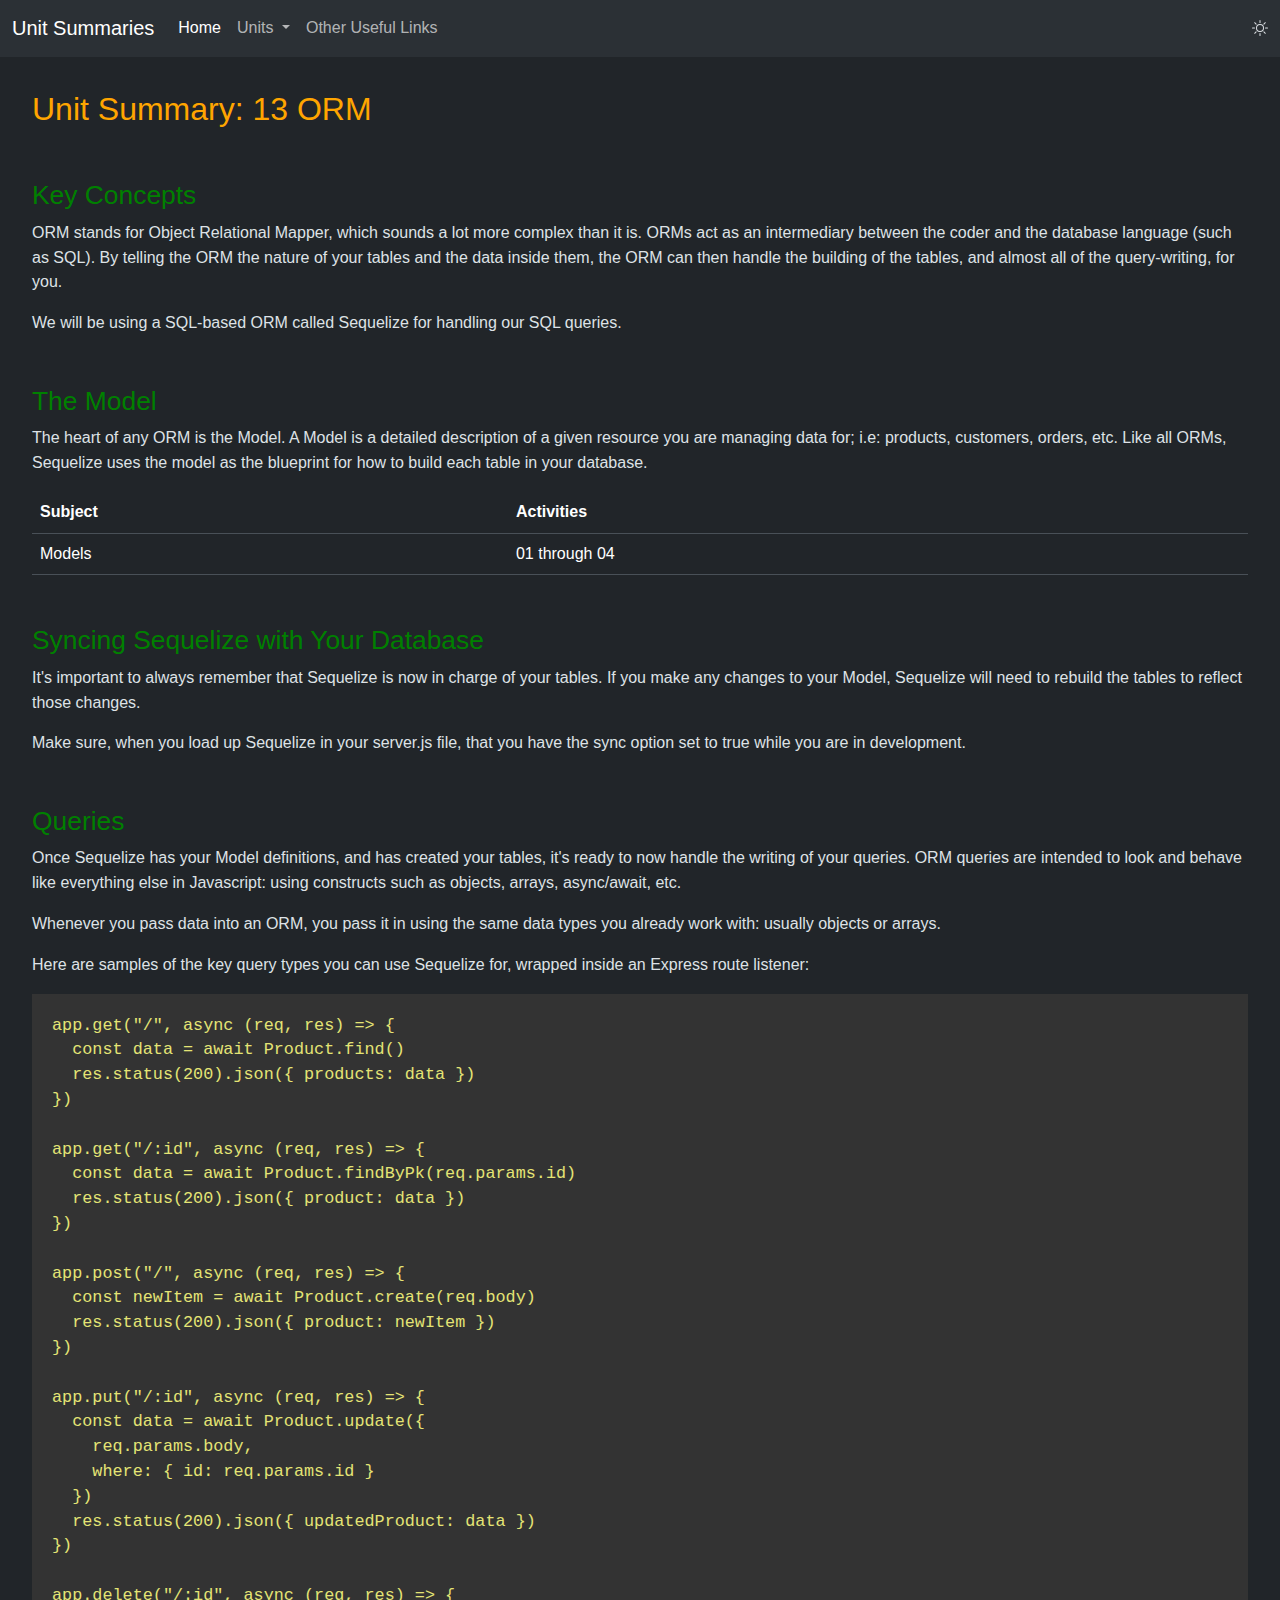
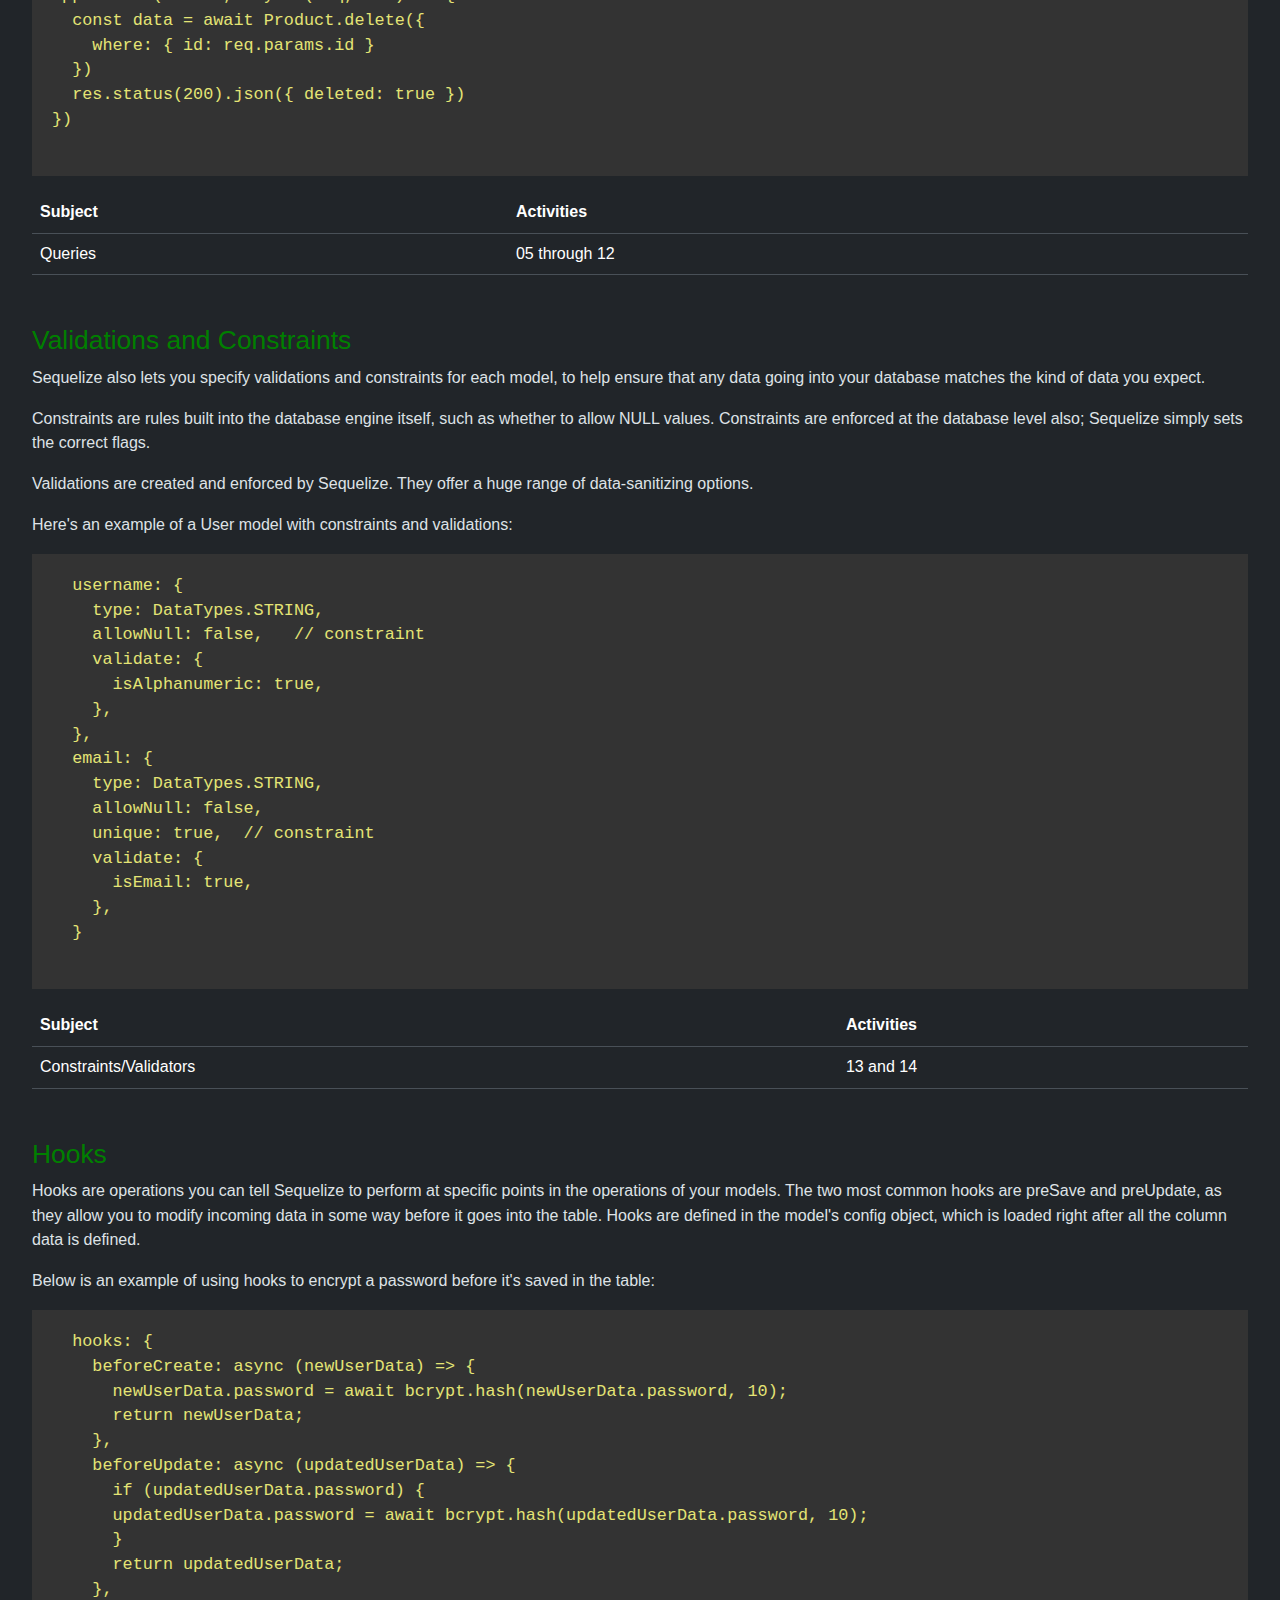
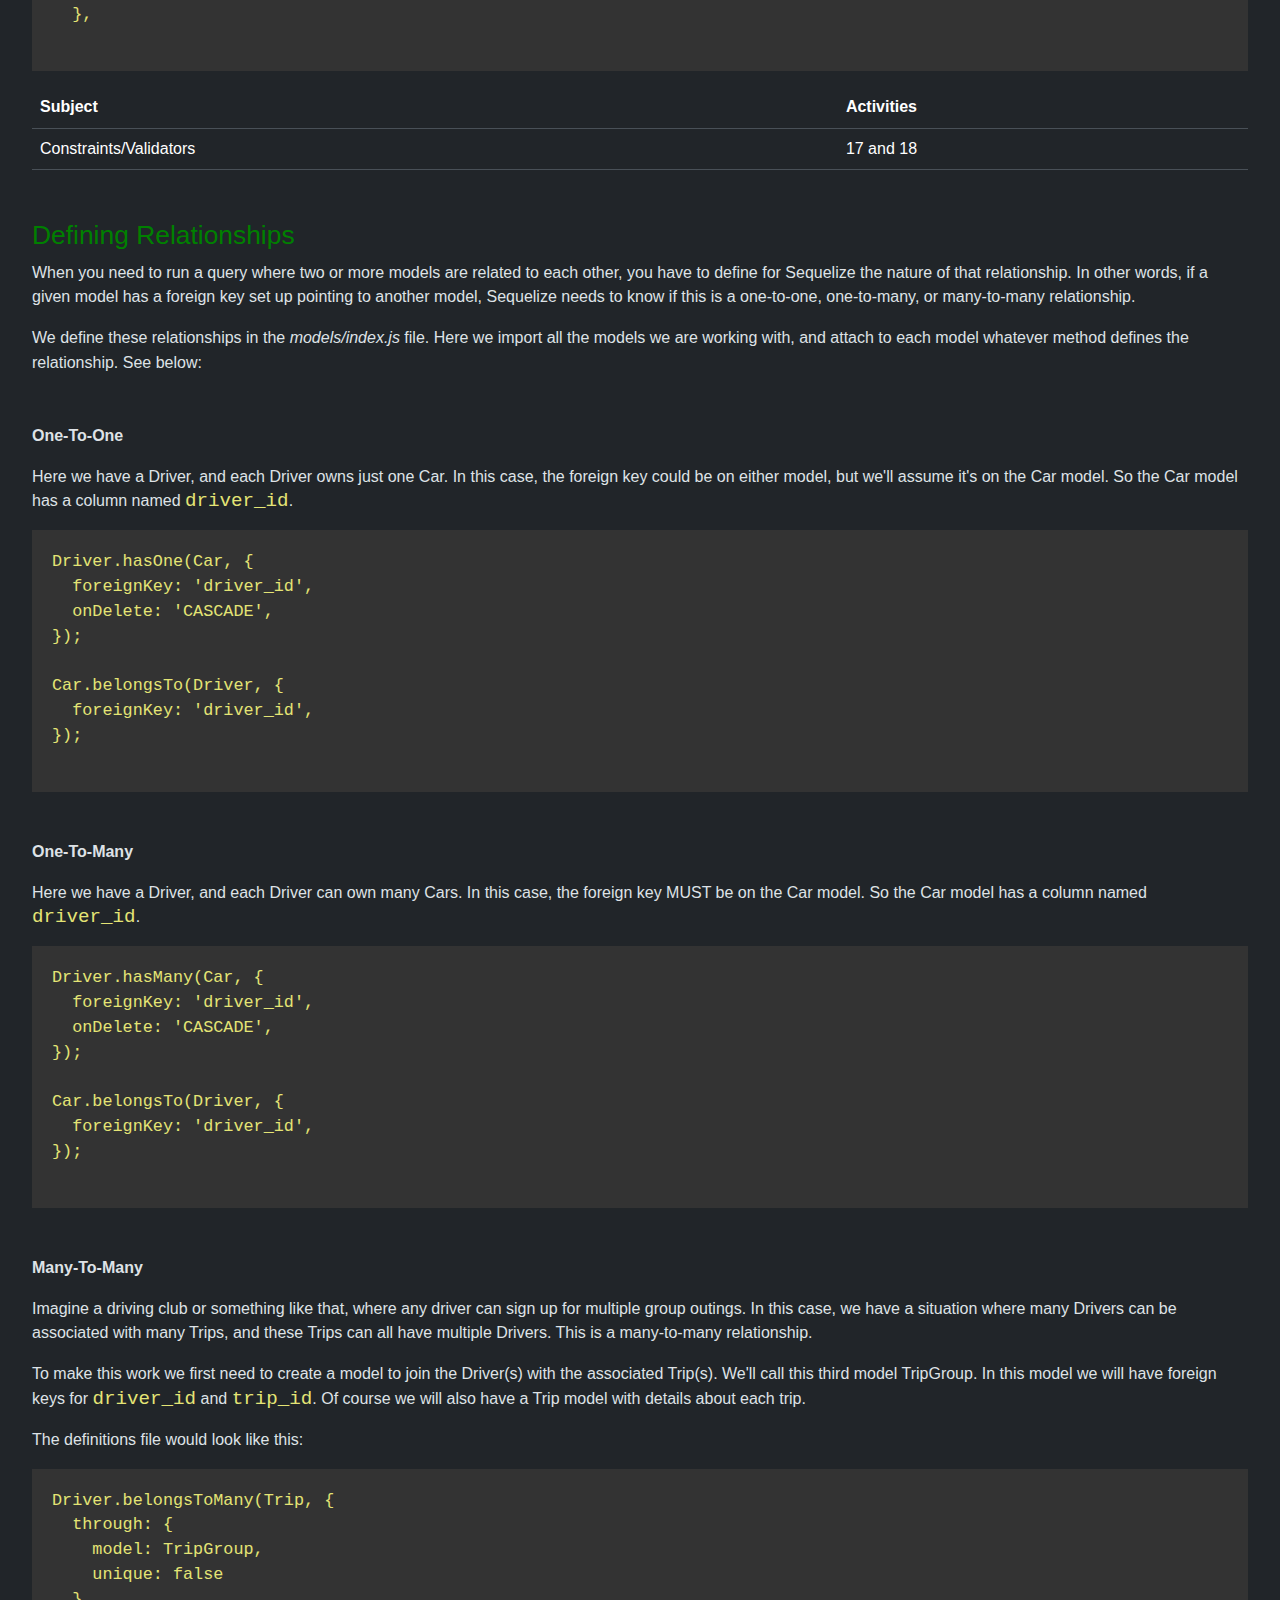
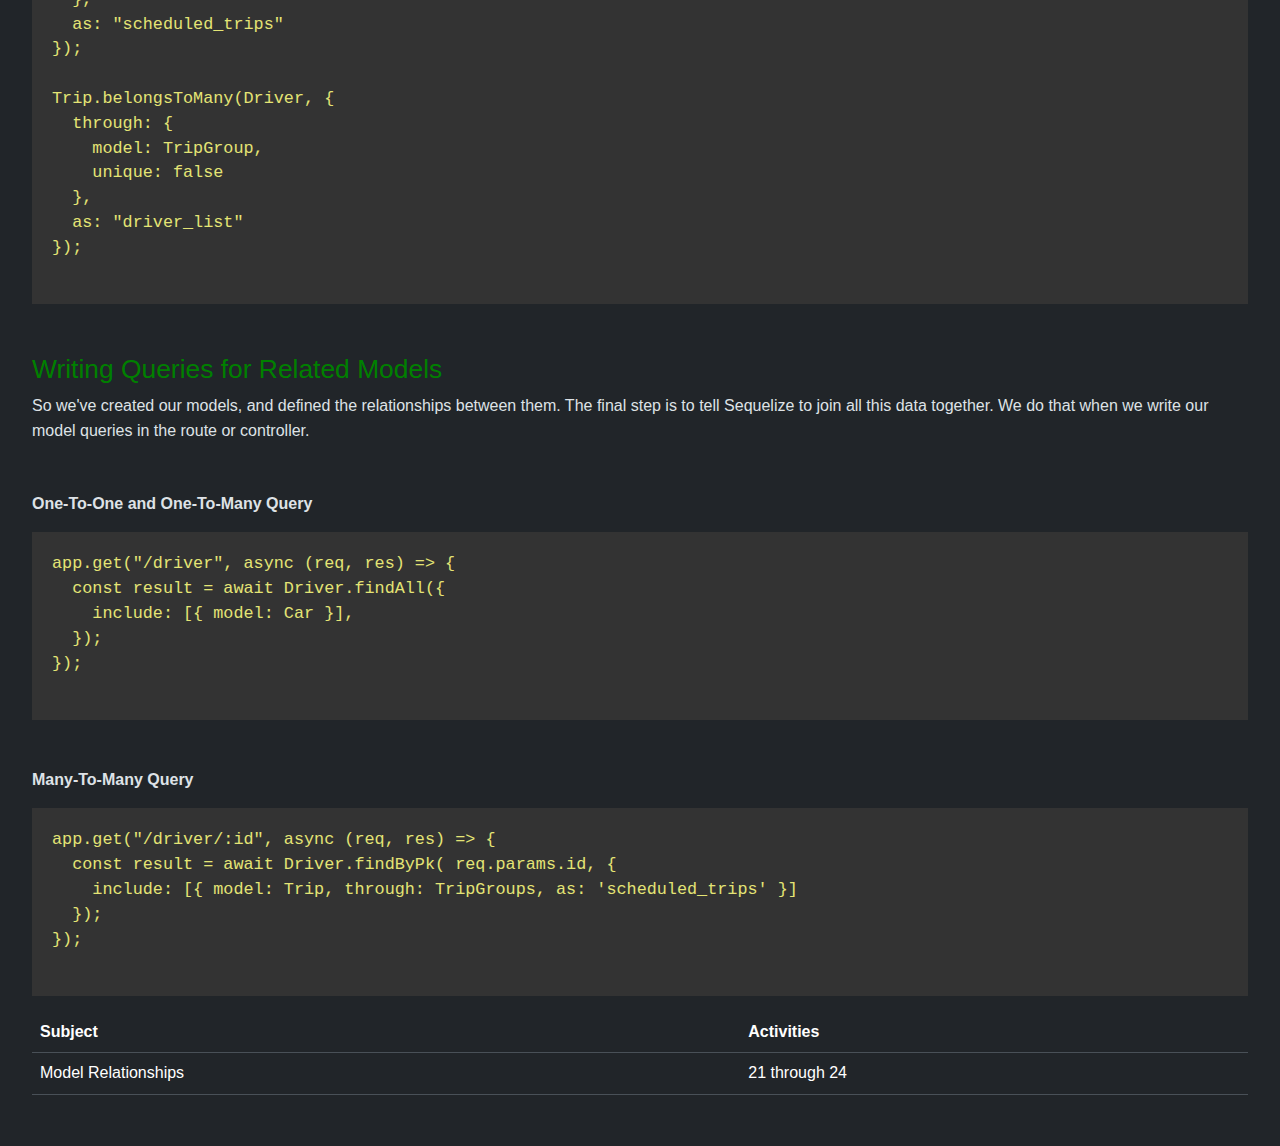
<file: units/unit13.html>
<!DOCTYPE html>
<html lang="en" data-bs-theme="dark">
<head>
  <meta charset="UTF-8">
  <meta http-equiv="X-UA-Compatible" content="IE=edge">
  <meta name="viewport" content="width=device-width, initial-scale=1.0">

  <link rel="stylesheet" href="https://cdn.jsdelivr.net/npm/bootstrap@5.3.0-alpha3/dist/css/bootstrap.min.css" />
  <link rel="stylesheet" href="https://cdn.jsdelivr.net/npm/bootstrap-icons@1.10.4/font/bootstrap-icons.css">
  <link rel="stylesheet" href="../assets/css/shared.css" />
  <title>Unit 11 Summary</title>
</head>
<body>
  <div class="viewport">

    <div class="unit-summary">

      <h1>Unit Summary: 13 ORM</h1>

      <h2>Key Concepts</h2>

      <p>ORM stands for Object Relational Mapper, which sounds a lot more complex than it is. ORMs act as an intermediary between the coder and the database language (such as SQL). By telling the ORM the nature of your tables and the data inside them, the ORM can then handle the building of the tables, and almost all of the query-writing, for you.</p>

      <p>We will be using a SQL-based ORM called Sequelize for handling our SQL queries.</p>

      <h2>The Model</h2>
      <p>The heart of any ORM is the Model. A Model is a detailed description of a given resource you are managing data for; i.e: products, customers, orders, etc. Like all ORMs, Sequelize uses the model as the blueprint for how to build each table in your database.</p>

      <div class="build-table" data-subject="sequelizeModels"></div>


      <h2>Syncing Sequelize with Your Database</h2>

      <p>It's important to always remember that Sequelize is now in charge of your tables. If you make any changes to your Model, Sequelize will need to rebuild the tables to reflect those changes.</p>

      <p>Make sure, when you load up Sequelize in your server.js file, that you have the sync option set to true while you are in development.</p>


      <h2>Queries</h2>

      <p>Once Sequelize has your Model definitions, and has created your tables, it's ready to now handle the writing of your queries. ORM queries are intended to look and behave like everything else in Javascript: using constructs such as objects, arrays, async/await, etc.</p>

      <p>Whenever you pass data into an ORM, you pass it in using the same data types you already work with: usually objects or arrays.</p>

      <p>Here are samples of the key query types you can use Sequelize for, wrapped inside an Express route listener:</p>

      <blockquote>
        <code>
          <pre>
app.get("/", async (req, res) => {
  const data = await Product.find()
  res.status(200).json({ products: data })
})

app.get("/:id", async (req, res) => {
  const data = await Product.findByPk(req.params.id)
  res.status(200).json({ product: data })
})

app.post("/", async (req, res) => {
  const newItem = await Product.create(req.body)
  res.status(200).json({ product: newItem })
})

app.put("/:id", async (req, res) => {
  const data = await Product.update({
    req.params.body,
    where: { id: req.params.id }
  })
  res.status(200).json({ updatedProduct: data })
})

app.delete("/:id", async (req, res) => {
  const data = await Product.delete({
    where: { id: req.params.id }
  })
  res.status(200).json({ deleted: true })
})
          </pre>
        </code>
      </blockquote>

      <div class="build-table" data-subject="sequelizeQueries"></div>


      <h2>Validations and Constraints</h2>

      <p>Sequelize also lets you specify validations and constraints for each model, to help ensure that any data going into your database matches the kind of data you expect.</p>

      <p>Constraints are rules built into the database engine itself, such as whether to allow NULL values. Constraints are enforced at the database level also; Sequelize simply sets the correct flags.</p>

      <p>Validations are created and enforced by Sequelize. They offer a huge range of data-sanitizing options.</p>

      <p>Here's an example of a User model with constraints and validations:</p>

      <blockquote>
        <code>
          <pre>
  username: {
    type: DataTypes.STRING,
    allowNull: false,   // constraint
    validate: {
      isAlphanumeric: true,
    },
  },
  email: {
    type: DataTypes.STRING,
    allowNull: false,
    unique: true,  // constraint
    validate: {
      isEmail: true,
    },
  }
          </pre>
        </code>
      </blockquote>

      <div class="build-table" data-subject="sequelizeValidation"></div>


      <h2>Hooks</h2>

      <p>Hooks are operations you can tell Sequelize to perform at specific points in the operations of your models. The two most common hooks are preSave and preUpdate, as they allow you to modify incoming data in some way before it goes into the table. Hooks are defined in the model's config object, which is loaded right after all the column data is defined.</p>

      <p>Below is an example of using hooks to encrypt a password before it's saved in the table:</p>

      <blockquote>
        <code>
          <pre>
  hooks: {
    beforeCreate: async (newUserData) => {
      newUserData.password = await bcrypt.hash(newUserData.password, 10);
      return newUserData;
    },
    beforeUpdate: async (updatedUserData) => {
      if (updatedUserData.password) {
      updatedUserData.password = await bcrypt.hash(updatedUserData.password, 10);
      }
      return updatedUserData;
    },
  },
          </pre>
        </code>
      </blockquote>

      <div class="build-table" data-subject="sequelizeHooks"></div>

      <h2>Defining Relationships</h2>

      <p>When you need to run a query where two or more models are related to each other, you have to define for Sequelize the nature of that relationship. In other words, if a given model has a foreign key set up pointing to another model, Sequelize needs to know if this is a one-to-one, one-to-many, or many-to-many relationship.</p>

      <p>We define these relationships in the <em>models/index.js</em> file. Here we import all the models we are working with, and attach to each model whatever method defines the relationship. See below:</p>

      <p style="margin-top: 3rem;"><strong>One-To-One</strong></p>
      <p>Here we have a Driver, and each Driver owns just one Car. In this case, the foreign key could be on either model, but we'll assume it's on the Car model. So the Car model has a column named <code>driver_id</code>.</p>

      <blockquote>
        <code>
          <pre>
Driver.hasOne(Car, {
  foreignKey: 'driver_id',
  onDelete: 'CASCADE',
});

Car.belongsTo(Driver, {
  foreignKey: 'driver_id',
});
          </pre>
        </code>
      </blockquote>


      <p style="margin-top: 3rem;"><strong>One-To-Many</strong></p>
      <p>Here we have a Driver, and each Driver can own many Cars. In this case, the foreign key MUST be on the Car model. So the Car model has a column named <code>driver_id</code>.</p>

      <blockquote>
        <code>
          <pre>
Driver.hasMany(Car, {
  foreignKey: 'driver_id',
  onDelete: 'CASCADE',
});

Car.belongsTo(Driver, {
  foreignKey: 'driver_id',
});
          </pre>
        </code>
      </blockquote>


      <p style="margin-top: 3rem;"><strong>Many-To-Many</strong></p>
      <p>Imagine a driving club or something like that, where any driver can sign up for multiple group outings. In this case, we have a situation where many Drivers can be associated with many Trips, and these Trips can all have multiple Drivers. This is a many-to-many relationship.</p>
      <p>To make this work we first need to create a model to join the Driver(s) with the associated Trip(s). We'll call this third model TripGroup. In this model we will have foreign keys for <code>driver_id</code> and <code>trip_id</code>. Of course we will also have a Trip model with details about each trip.</p>
      <p>The definitions file would look like this:</p>

      <blockquote>
        <code>
          <pre>
Driver.belongsToMany(Trip, {
  through: {
    model: TripGroup,
    unique: false
  },
  as: "scheduled_trips"
});

Trip.belongsToMany(Driver, {
  through: {
    model: TripGroup,
    unique: false
  },
  as: "driver_list"
});
          </pre>
        </code>
      </blockquote>

      <h2>Writing Queries for Related Models</h2>

      <p>So we've created our models, and defined the relationships between them. The final step is to tell Sequelize to join all this data together. We do that when we write our model queries in the route or controller.</p>

      <p style="margin-top: 3rem;"><strong>One-To-One and One-To-Many Query</strong></p>

      <blockquote>
        <code>
          <pre>
app.get("/driver", async (req, res) => {
  const result = await Driver.findAll({
    include: [{ model: Car }],
  });
});
          </pre>
        </code>
      </blockquote>


      <p style="margin-top: 3rem;"><strong>Many-To-Many Query</strong></p>

      <blockquote>
        <code>
          <pre>
app.get("/driver/:id", async (req, res) => {
  const result = await Driver.findByPk( req.params.id, {
    include: [{ model: Trip, through: TripGroups, as: 'scheduled_trips' }]
  });
});
          </pre>
        </code>
      </blockquote>

      <div class="build-table" data-subject="sequelizeRelationships"></div>

    </div>

  </div>
  <script src="https://code.jquery.com/jquery-3.6.4.min.js"></script>
  <script src="https://cdn.jsdelivr.net/npm/bootstrap@5.3.0-alpha3/dist/js/bootstrap.bundle.min.js"></script>
  <script src="../assets/js/navbar.js"></script>
  <script src="../assets/js/units.js"></script>
  <script src="../assets/js/svg.js"></script>
  <script src="../assets/js/tables.js"></script>
  <script src="../assets/js/shared.js"></script>
</body>
</html>
</file>
<file: assets/css/shared.css>
/* === Scaffolding ======================================== */ 
div.unit-summary {
  padding: 2rem;
}

/* === Typography ========================================= */ 

p, td, th, li, label, legend, input, textarea, select, cite, blockquote, span, div {
  font-family: Tahoma, sans-serif;
  font-size: 1rem;
  line-height: 155%;
}

h1, h2, h3, h4, h5, h6 {
  font-family: Verdana, sans-serif;
  line-height: 130%;
}

h1 { font-size: 2rem; color: orange; }
h2 { font-size: 1.65rem; color: green; margin-top: 3rem; }
h3 { font-size: 1.8rem }
h4 { font-size: 1.55rem }
h5 { font-size: 1.35rem }
h6 { font-size: 1.2rem }


blockquote { 
  background: #333; 
  padding: 1.25rem 1rem .15rem 1.25rem; 
}

code {
  font-family: monospace;
  font-size: 1.2rem;
  color: rgb(228, 228, 117);
}

div.homepage {
  padding: 1rem 1rem 0 2rem;
}

div.homepage nav {
  display: none;
}
</file>
